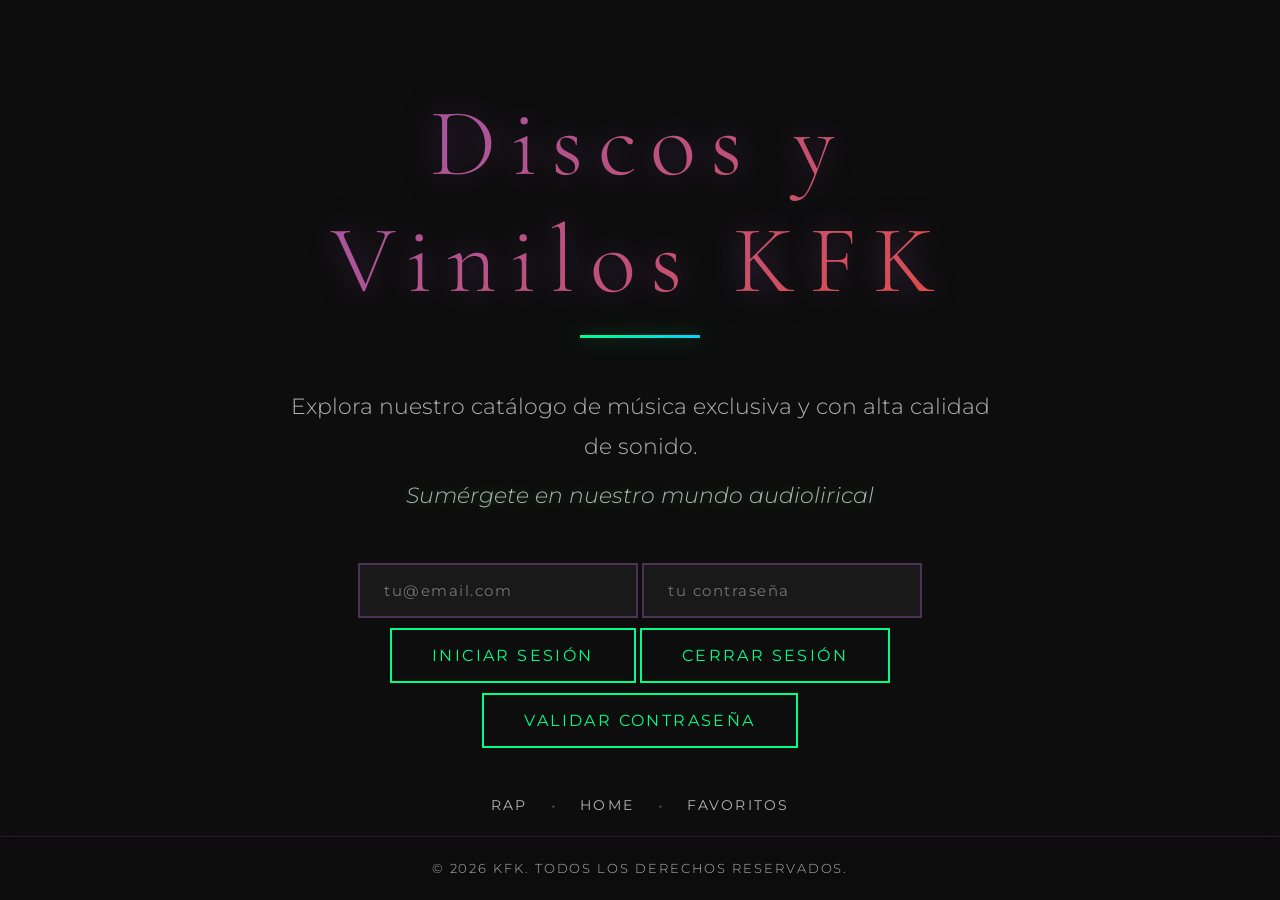
<file: index.html>
<!DOCTYPE html>
<html lang="es">
<head>
    <meta charset="UTF-8">
    <meta name="viewport" content="width=device-width, initial-scale=1.0">
    <title>KFK - Login</title>
    <link rel="icon" type="image/jpg" href="img/icon.png">
    <link rel="stylesheet" href="loginstyle.css">
    <link rel="preconnect" href="https://fonts.googleapis.com">
    <link rel="preconnect" href="https://fonts.gstatic.com" crossorigin>
    <link href="https://fonts.googleapis.com/css2?family=Cormorant+Garamond:wght@300;400;600&family=Montserrat:wght@200;300;400&display=swap" rel="stylesheet">
</head>
<body>
    <div class="grain"></div>
    
    <div class="container">
        <div class="content">
            <div class="logo-container">
                <h1 class="logo">Discos y Vinilos KFK</h1>
                <div class="logo-underline"></div>
            </div>
            
            <div class="description">
                <p>Explora nuestro catálogo de música exclusiva y con alta calidad de sonido.</p>
                <p class="tagline">Sumérgete en nuestro mundo audiolirical</p>
            </div>
            
            <div class="notify-section">
                <form id="loginForm" onsubmit="loginForm()">
                    <input type="email" id="emailInput" placeholder="tu@email.com" class="email-input" required>
                    <input type="password" id="passwordInput" placeholder="tu contraseña" class="password-input" required>
                    
                    <button class="notify-btn" id="loginForm" type="submit">Iniciar Sesión</button>
                    <button class="notify-btn" id="removeSesion" type="submit">Cerrar Sesión</button>
                    <button class="notify-btn" id="validateButton" type="button">Validar Contraseña</button>
                </form>
            </div>
            
            <div class="otras-web">
                <a href="rap.html">Rap</a>
                <span class="separator">•</span>
                <a href="home.html">Home</a>
                <span class="separator">•</span>
                <a href="favs.html">Favoritos</a>
            </div>
        </div>
    </div>
    
    <footer class="footer">
        <p>&copy; 2026 KFK. Todos los derechos reservados.</p>
    </footer>

    <script src="loginscript.js"></script>
</body>
</html>
</file>
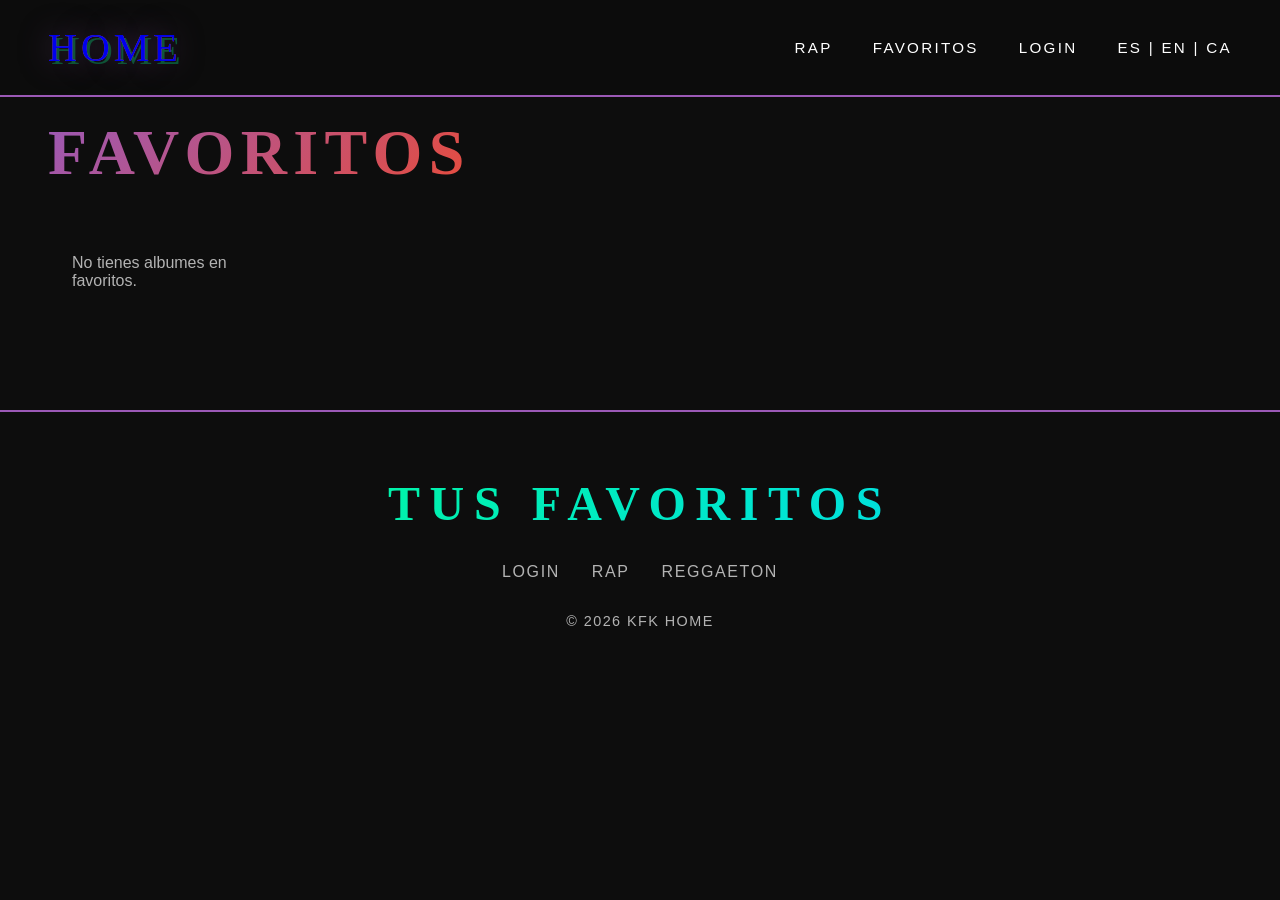
<file: favs.html>
<!DOCTYPE html>
<html lang="es">
<head>
    <meta charset="UTF-8">
    <meta name="viewport" content="width=device-width, initial-scale=1.0">
    <title>Favoritoish</title>
    <link rel="icon" type="image/jpg" href="img/icon.png">
    <link rel="stylesheet" href="home.css">
</head>
<body>
    <script defer src="favs.js"></script>
    <div class="grain"></div>

    <header class="header">
        <nav class="nav">
            <div class="logo-graffiti">
                <a class="logo-text" href="home.html">HOME</a>
                <a class="logo-text-shadow" href="home.html">HOME</a>
            </div>
            <ul class="nav-menu">
                <li><a href="rap.html">RAP</a></li>
                <li><a href="favs.html">FAVORITOS</a></li>
                <li><a href="index.html">LOGIN</a></li>
                <li><a href="nohacenada.html">ES | EN | CA</a></li>
            </ul>
            <div class="menu-toggle">
                <span></span>
                <span></span>
                <span></span>
            </div>
        </nav>
    </header>

        <section class="tracks" id="beats">
            <div class="section-header">
                <h2 class="section-title-favs">FAVORITOS</h2>
            </div>
            <div class="tracks-grid-favs"></div>
        </section>

        <footer class="footer">
        <div class="footer-content">
            <div class="footer-logo">TUS FAVORITOS</div>
            <div class="social-links">
                <a href="index.html" class="social-icon">LOGIN</a>
                <a href="rap.html" class="social-icon">RAP</a>
                <a href="reggaeton.html" class="social-icon">REGGAETON</a>
            </div>
            <p class="copyright">© 2026 KFK HOME</p>
        </div>
    </footer>
</body>
</html>
</file>
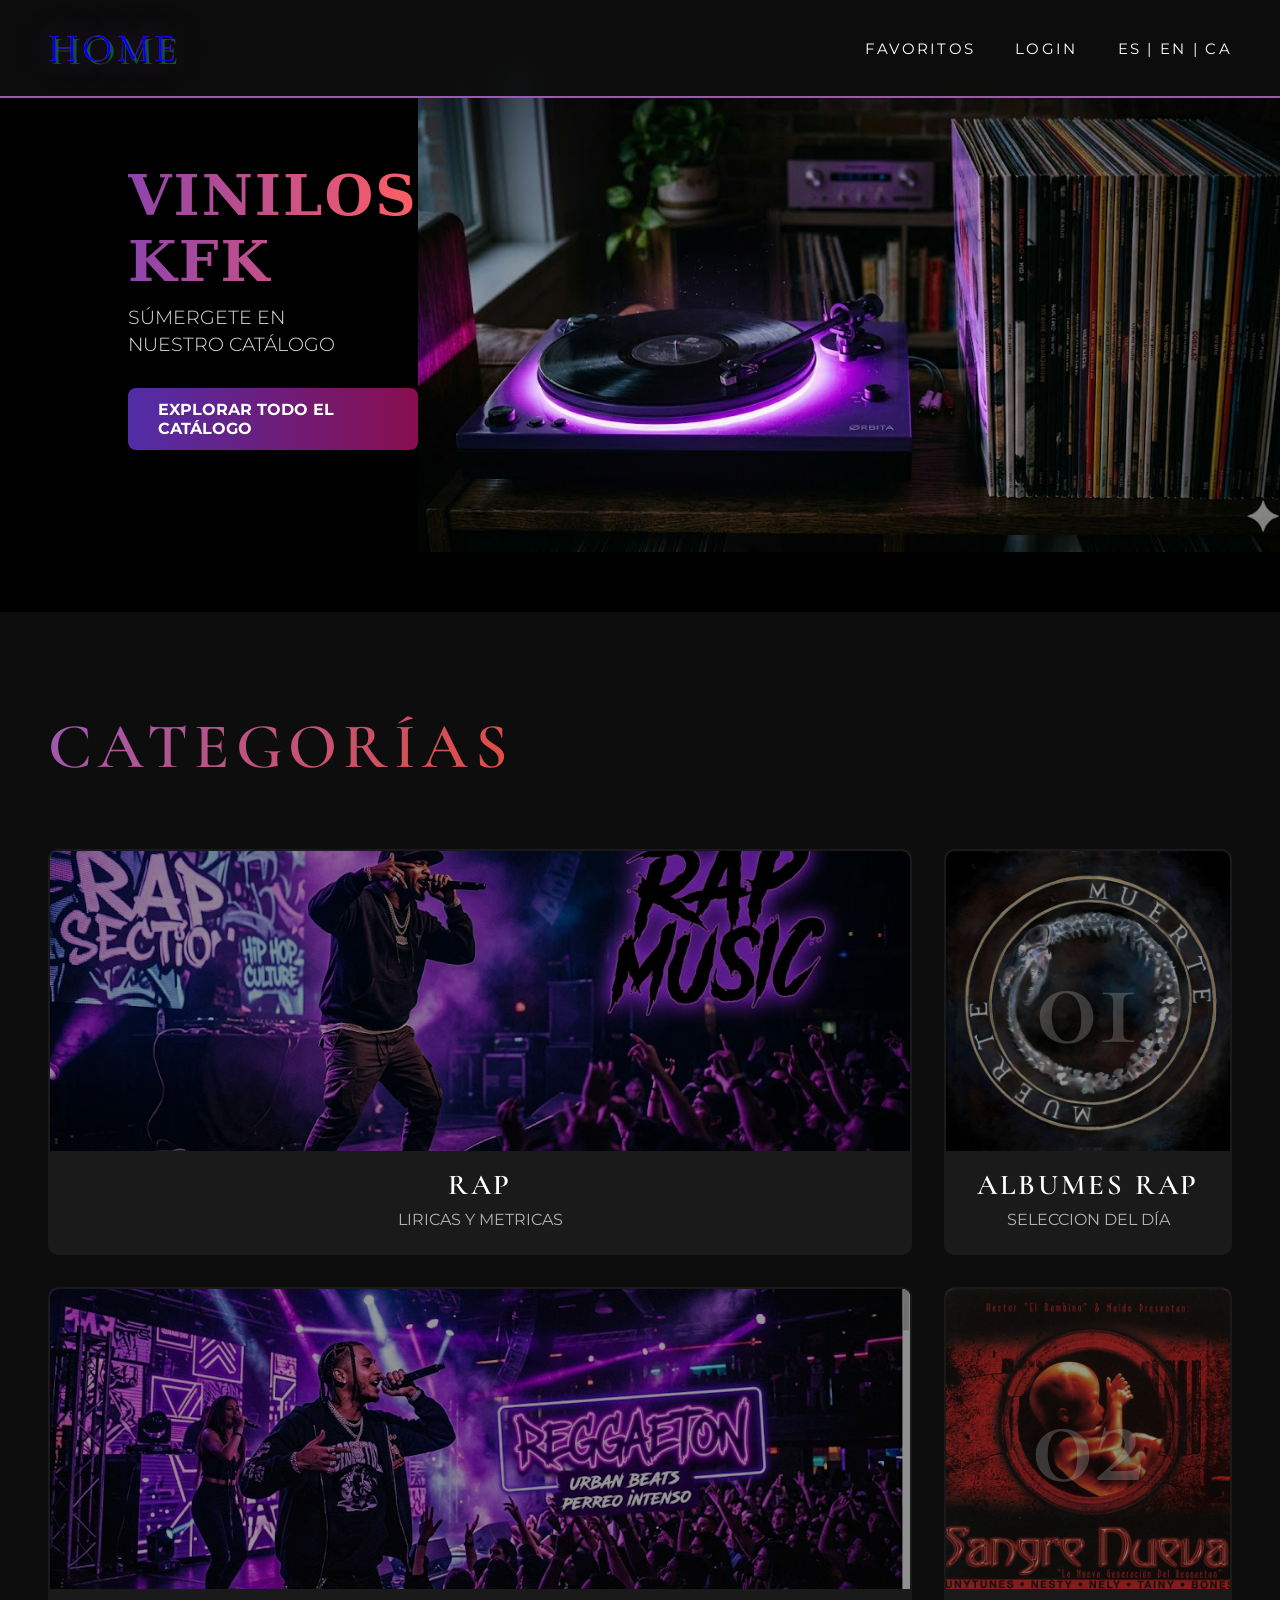
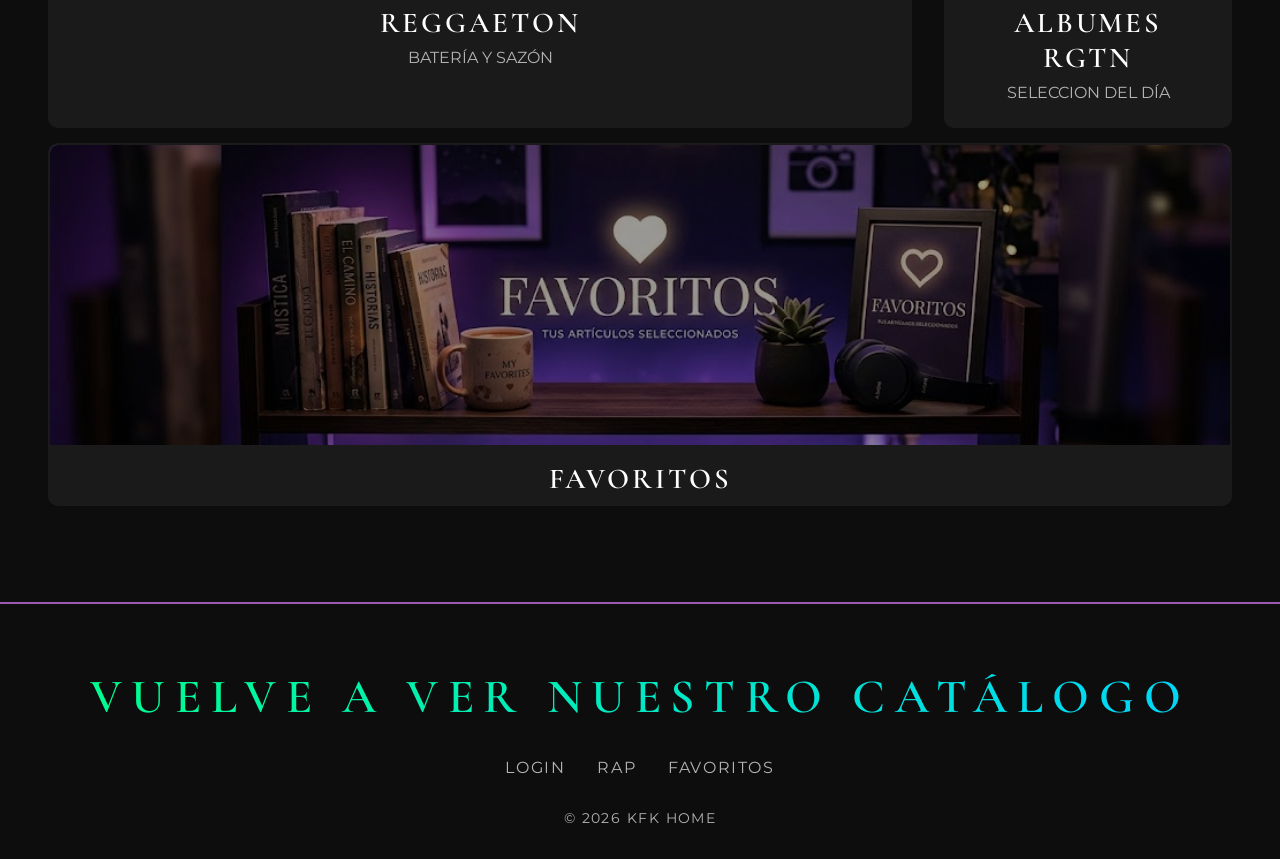
<file: home.html>
<!DOCTYPE html>
<html lang="es">
<head>
    <meta charset="UTF-8">
    <meta name="viewport" content="width=device-width, initial-scale=1.0">
    <title>Home</title>
    <link rel="icon" type="image/jpg" href="img/icon.png">
    <link rel="stylesheet" href="home.css">
    <link rel="preconnect" href="https://fonts.googleapis.com">
    <link rel="preconnect" href="https://fonts.gstatic.com" crossorigin>
    <link rel="icon" href="/img/cd.jpg">
    <link href="https://fonts.googleapis.com/css2?family=Cormorant+Garamond:wght@300;400;600&family=Montserrat:wght@200;300;400&display=swap" rel="stylesheet">
</head>
<body>
    <script defer src="scripthome.js"></script>
    <div class="grain"></div>

    <header class="header">
        <nav class="nav">
            <div class="logo-graffiti">
                <a class="logo-text" href="home.html">HOME</a>
                <a class="logo-text-shadow" href="home.html">HOME</a>
            </div>
            <ul class="nav-menu">
                <li><a href="favs.html">FAVORITOS</a></li>
                <li><a href="index.html">LOGIN</a></li>
                <li><a href="nohacenada.html">ES | EN | CA</a></li>
            </ul>
            <div class="menu-toggle">
                <span></span>
                <span></span>
                <span></span>
            </div>
        </nav>
    </header>

    <section class="hero-vinyl">
        <div class="hero-content">
            <h1 class="hero-title">VINILOS <br> KFK</h1>
            <p class="hero-subtitle">SÚMERGETE EN <br> NUESTRO CATÁLOGO</p>
            <a href="index.html" class="hero-button">EXPLORAR TODO EL CATÁLOGO</a>
        </div>
        <div class="hero-image">
            <img src="img/vinilo-home.jpg">
        </div>
    </section>
    
    <section class="tracks" id="beats">
        <div class="section-header">
            <h2 class="section-title">CATEGORÍAS</h2>
        </div>
        
        <div class="tracks-grid">
            <div class="track-card">
                <div class="track-cover">
                    <div class="play-overlay" style="background-image: url('img/rap_horizontal.jpg');"></div>
                </div>
                <h3 class="track-name">RAP</h3>
                <p class="track-info">LIRICAS Y METRICAS</p>
            </div>
            
            <div class="track-card">
                <div class="track-cover">
                    <div class="play-overlay" style="background-image: url('img/muerte.jpg')">
                        <span class="play-icon">▶</span>
                    </div>
                    <div class="track-number">01</div>
                </div>
                <h3 class="track-name">ALBUMES RAP</h3>
                <p class="track-info">SELECCION DEL DÍA</p>
            </div>
            
            <div class="track-card">
                <div class="track-cover">
                    <div class="play-overlay" style="background-image: url('img/reggaeton_horizontal.jpg');">
                    </div>
                </div>
                <h3 class="track-name">REGGAETON</h3>
                <p class="track-info">BATERÍA Y SAZÓN</p>
            </div>

            <div class="track-card">
                <div class="track-cover">
                    <div class="play-overlay" style="background-image: url('img/sangre-nueva.jpg')">
                        <span class="play-icon">▶</span>
                    </div>
                    <div class="track-number">02</div>
                </div>
                <h3 class="track-name">ALBUMES RGTN</h3>
                <p class="track-info">SELECCION DEL DÍA</p>
            </div>
        </div>
        <div class="tracks-grid-2">
            
            <div class="track-card">
                <div class="track-cover">
                    <div class="play-overlay" style="background-image: url(img/favs.jpg)">
                    </div>
                </div>
                <h3 class="track-name">FAVORITOS</h3>
            </div>
        </div>
    </section>

    <footer class="footer">
        <div class="footer-content">
            <div class="footer-logo">VUELVE A VER NUESTRO CATÁLOGO</div>
            <div class="social-links">
                <a href="index.html" class="social-icon">LOGIN</a>
                <a href="rap.html" class="social-icon">RAP</a>
                <a href="favs.html" class="social-icon">FAVORITOS</a>
            </div>
            <p class="copyright">© 2026 KFK HOME</p>
        </div>
    </footer>
</body>
</html>
</file>
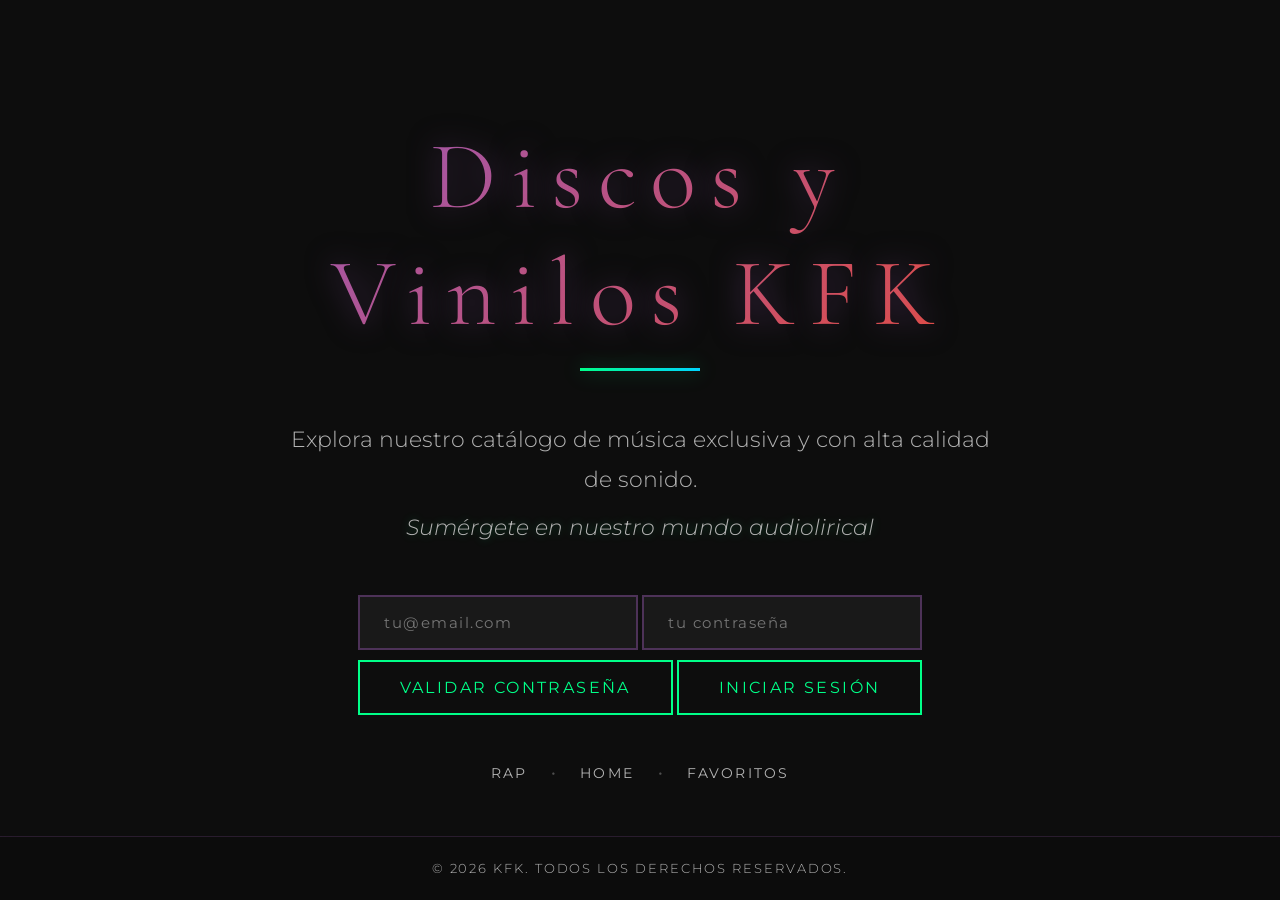
<file: login.html>
<!DOCTYPE html>
<html lang="es">
<head>
    <meta charset="UTF-8">
    <meta name="viewport" content="width=device-width, initial-scale=1.0">
    <title>KFK - Login</title>
    <link rel="icon" type="image/jpg" href="img/icon.png">
    <link rel="stylesheet" href="loginstyle.css">
    <link rel="preconnect" href="https://fonts.googleapis.com">
    <link rel="preconnect" href="https://fonts.gstatic.com" crossorigin>
    <link href="https://fonts.googleapis.com/css2?family=Cormorant+Garamond:wght@300;400;600&family=Montserrat:wght@200;300;400&display=swap" rel="stylesheet">
</head>
<body>
    <div class="grain"></div>
    
    <div class="container">
        <div class="content">
            <div class="logo-container">
                <h1 class="logo">Discos y Vinilos KFK</h1>
                <div class="logo-underline"></div>
            </div>
            
            <div class="description">
                <p>Explora nuestro catálogo de música exclusiva y con alta calidad de sonido.</p>
                <p class="tagline">Sumérgete en nuestro mundo audiolirical</p>
            </div>
            
            <div class="notify-section">
                <form id="loginForm">
                    <input type="email" id="emailInput" placeholder="tu@email.com" class="email-input" required>
                    <input type="password" id="passwordInput" placeholder="tu contraseña" class="password-input" required>
                    
                    <button class="notify-btn" id="validateButton" type="button">Validar Contraseña</button>
                    <button class="notify-btn" type="submit">Iniciar Sesión</button>
                </form>
            </div>
            
            <div class="otras-web">
                <a href="rap.html">Rap</a>
                <span class="separator">•</span>
                <a href="home.html">Home</a>
                <span class="separator">•</span>
                <a href="favs.html">Favoritos</a>
            </div>
        </div>
    </div>
    
    <footer class="footer">
        <p>&copy; 2026 KFK. Todos los derechos reservados.</p>
    </footer>

    <script src="loginscript.js"></script>
</body>
</html>
</file>
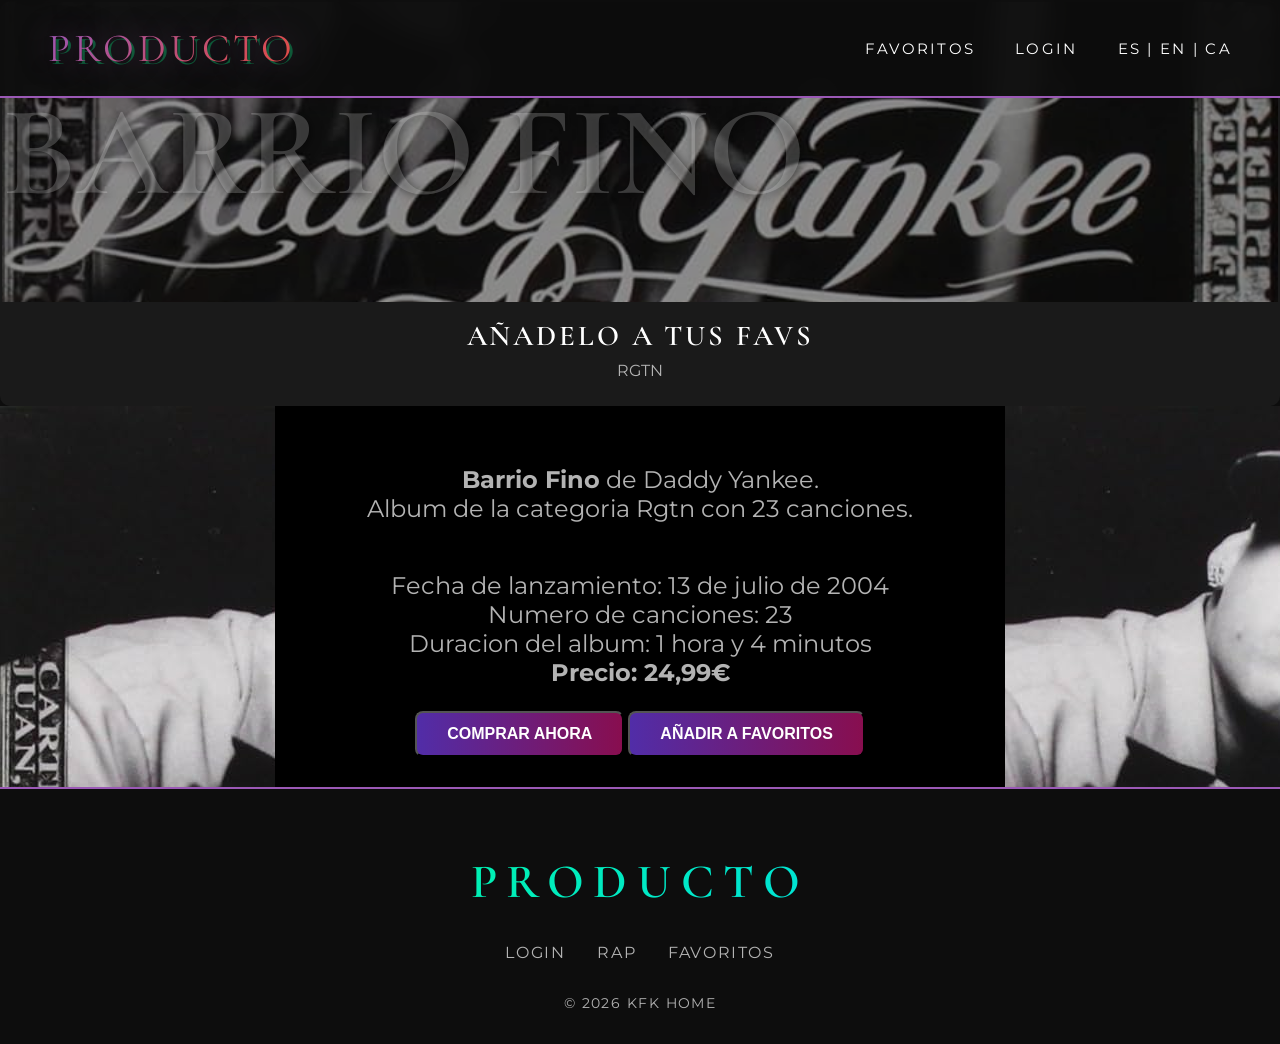
<file: producto.html>
<!DOCTYPE html>
<html lang="es">
<head>
    <meta charset="UTF-8">
    <meta name="viewport" content="width=device-width, initial-scale=1.0">
    <title>Producto</title>
    <link rel="icon" type="image/jpg" href="img/icon.png">
    <link rel="stylesheet" href="producto.css">
    <link rel="icon" href="/img/muerte.jpg">
    <link href="https://fonts.googleapis.com/css2?family=Cormorant+Garamond:wght@300;400;600&family=Montserrat:wght@200;300;400&display=swap" rel="stylesheet">
</head>
<body>
    <script defer src="producto.js"></script>
    <div class="grain"></div>

    <header class="header">
        <nav class="nav">
            <div class="logo-graffiti">
                <a class="logo-text" href="home.html">PRODUCTO</a>
                <a class="logo-text-shadow" href="home.html">PRODUCTO</a>
            </div>
            <ul class="nav-menu">
                <li><a href="favs.html">FAVORITOS</a></li>
                <li><a href="index.html">LOGIN</a></li>
                <li><a href="nohacenada.html">ES | EN | CA</a></li>
            </ul>
            <div class="menu-toggle">
                <span></span>
                <span></span>
                <span></span>
            </div>
        </nav>
    </header>
    <section>
        <div class="track-card">
                <div class="track-cover">
                    <div class="play-overlay" style="background-image: url('img/muerte.jpg')">
                    </div>
                    <div class="track-number">MUERTE</div>
                </div>
                <h3 class="track-name">AÑADELO A TUS FAVS</h3>
                <p class="track-info">ALBUMES</p>
            </div>
    </section>
    <div style="background-image: url('img/muerte.jpg')">
        <section class="product-card">
            <div class="paragraf-text">
                <p class="track-info">
                    Titulo: Muerte <br>
                    Artista: Canserbero <br>
                    Nº de Tracks: 14 <br>
                    Año de Lanzamiento: 2012 <br>
                    Duracion del Album: 1 hora y 10 minutos <br>
                    <strong> Precio: 24.99€ </strong>
                </p>
                <h3 class="track-name">Tracklist</h3>
                <p class="tracklist">
                    1.	C'est la mort	7:39 <br>
                    2.	Es épico	6:02 <br>
                    3.	Ser vero	3:38 <br>
                    4.	En el valle de las sombras	5:40 <br>
                    5.	Maquiavélico	4:44 <br>
                    6.	Mundo de Piedra	4:44 <br>
                    7.	Sin Mercy	3:22 <br>
                    8.	Un día en el Barrio	6:19 <br> 
                    9.	Llovía	4:52 <br>
                    10.	Y en un Espejo vi	4:18 <br>
                    11.	La hora del Juicio	3:52 <br>
                    12.	El Primer Trago	6:22 <br>
                    13.	De mi Muerte	3:41 <br>
                    14.	Jeremías 17:5 - Bonus Track    5:27
                </p>
                <div align="center">
                    <button class="hero-button" align="center">COMPRAR AHORA</button>
                    <button class="hero-button" align="center" onclick="addToFavorites()">AÑADIR A FAVORITOS</button>
                </div>
            </div>
        </section>
    </div>

    <footer class="footer">
        <div class="footer-content">
            <div class="footer-logo">PRODUCTO</div>
            <div class="social-links">
                <a href="index.html" class="social-icon">LOGIN</a>
                <a href="rap.html" class="social-icon">RAP</a>
                <a href="favs.html" class="social-icon">FAVORITOS</a>
            </div>
            <p class="copyright">© 2026 KFK HOME</p>
        </div>
    </footer>
    
</body>
</html>
</file>
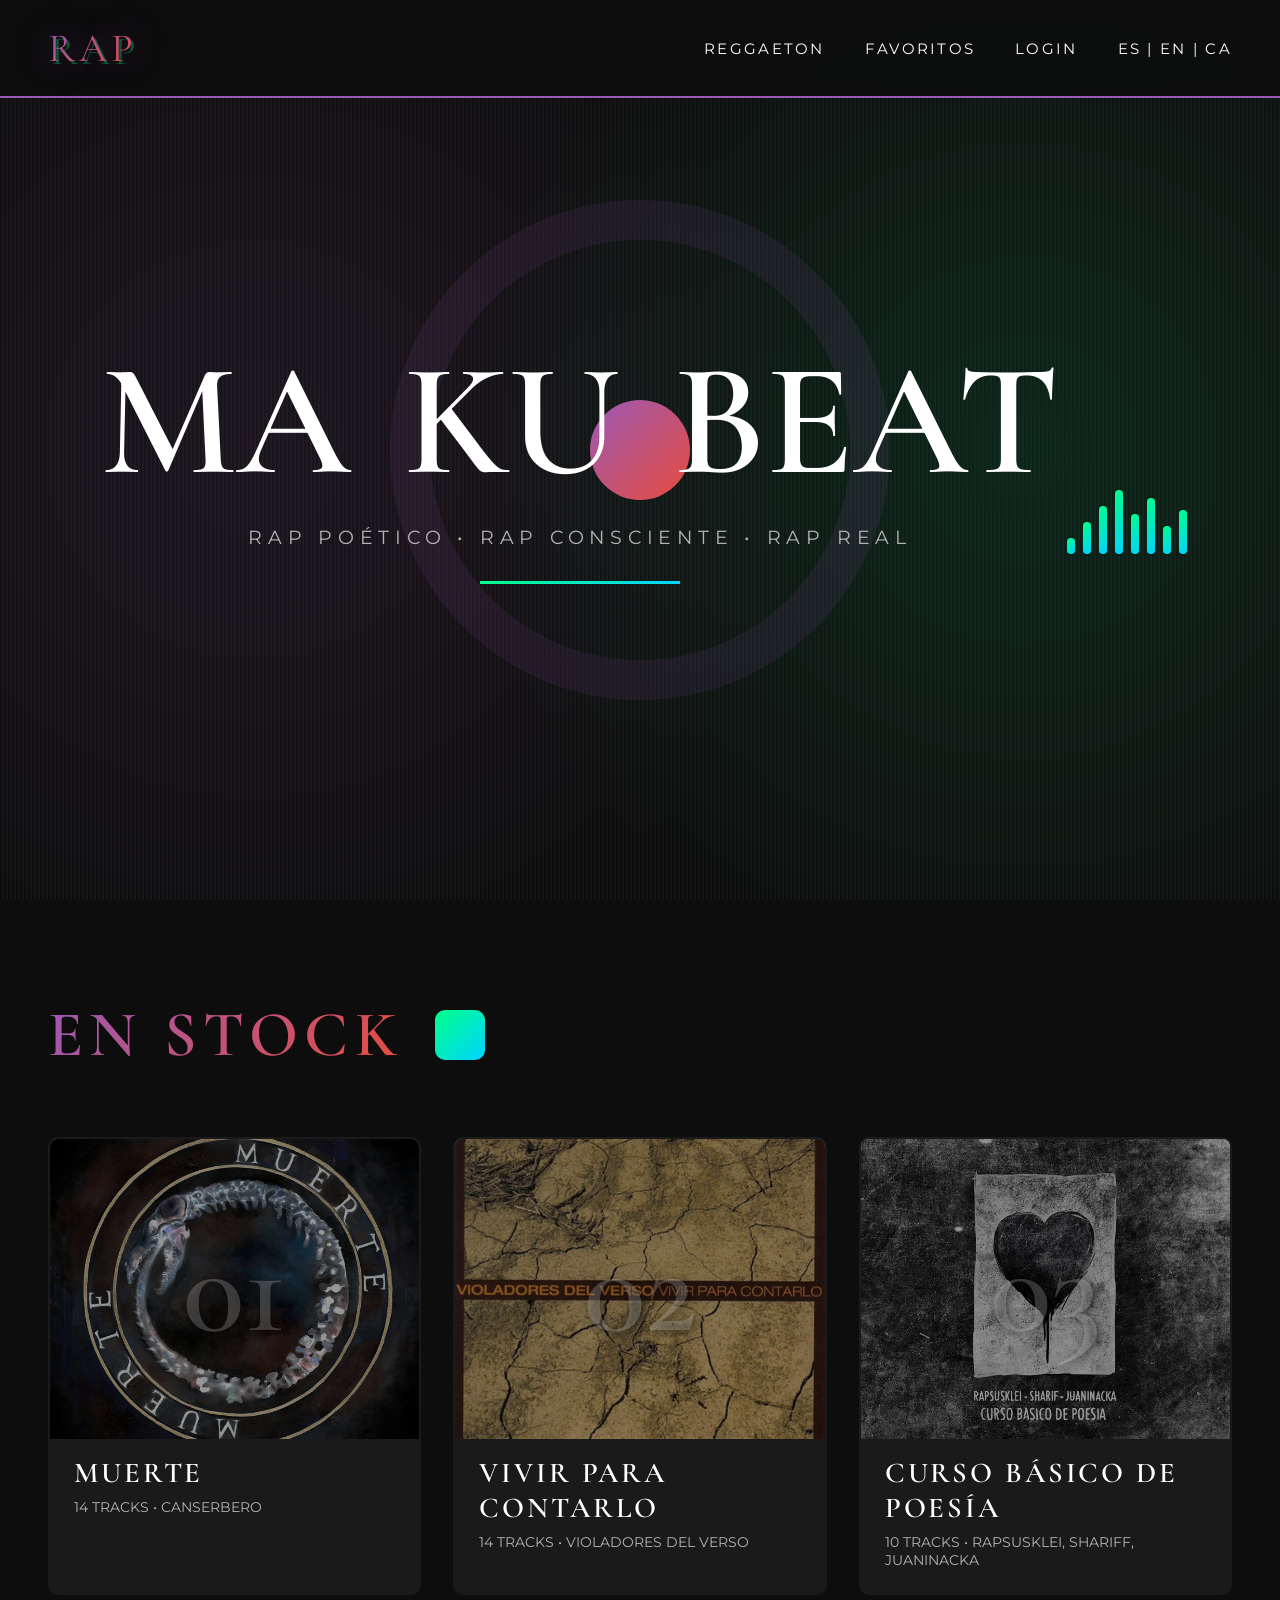
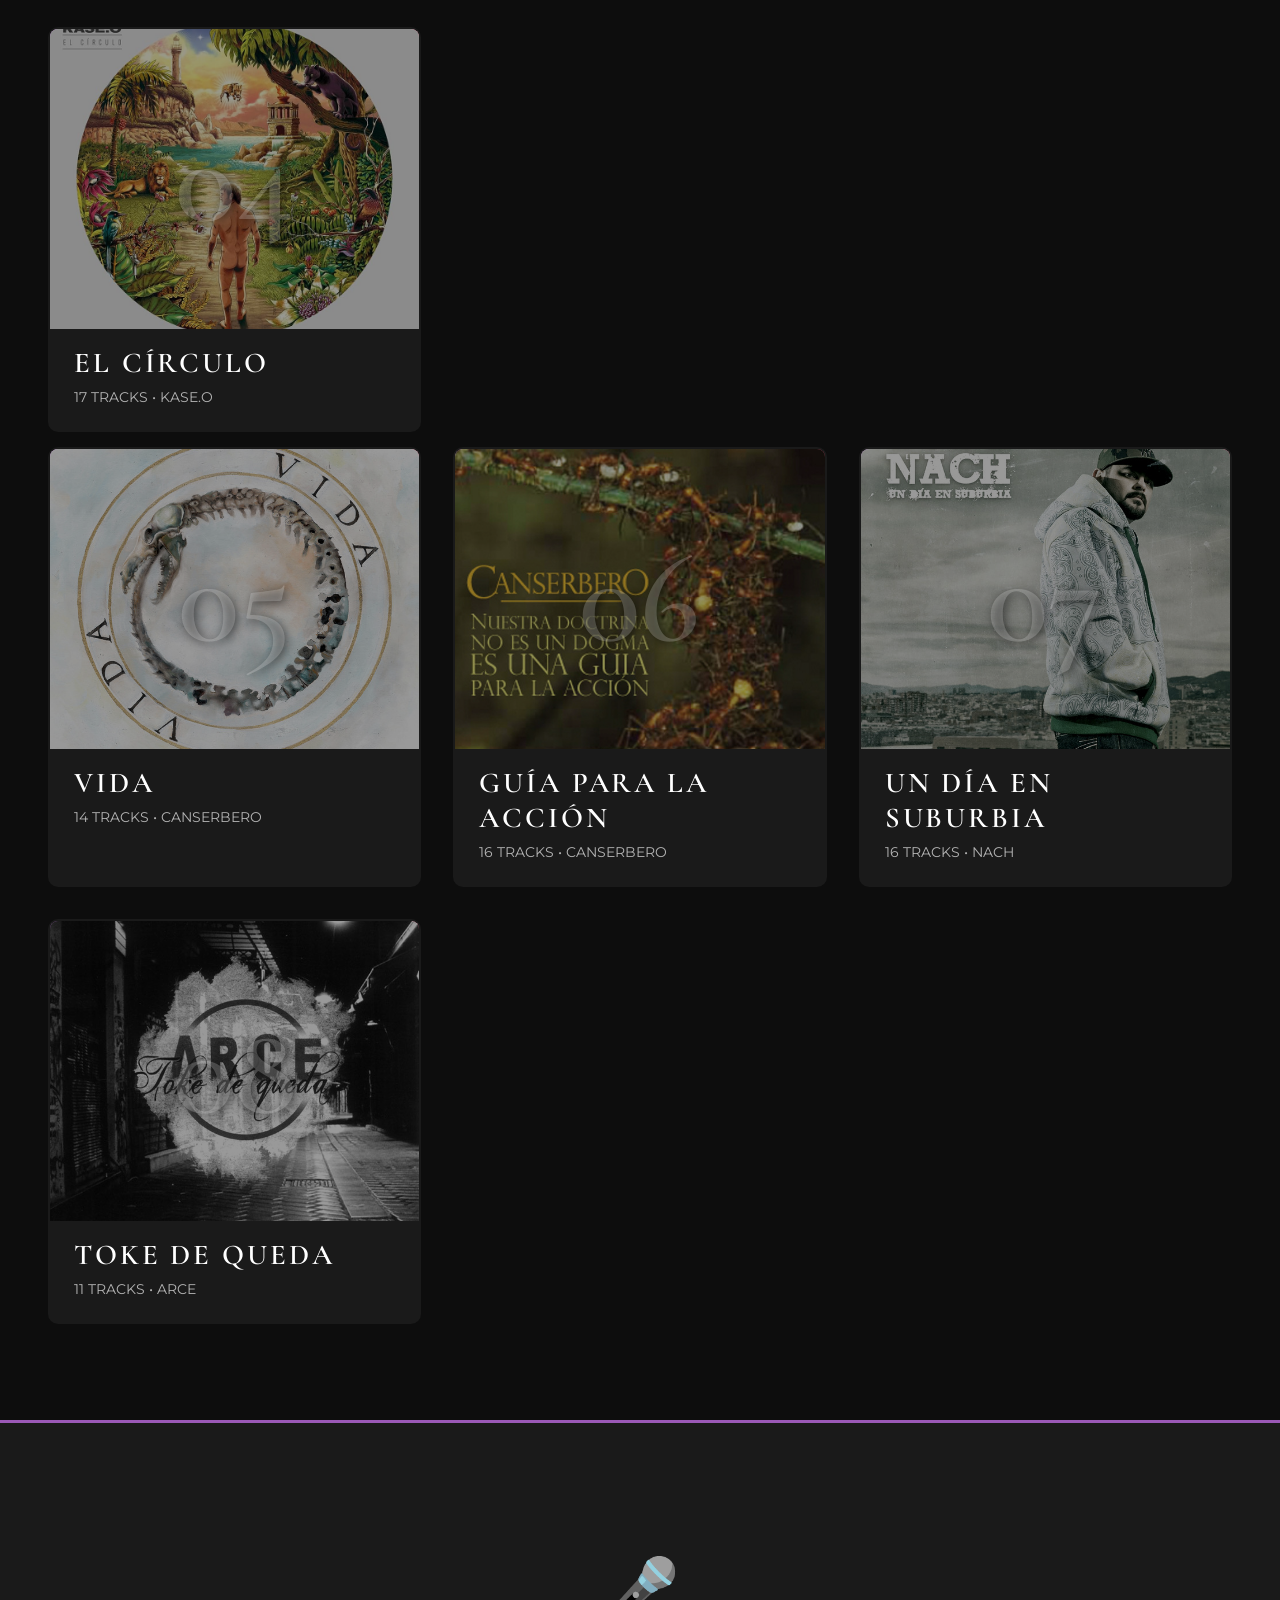
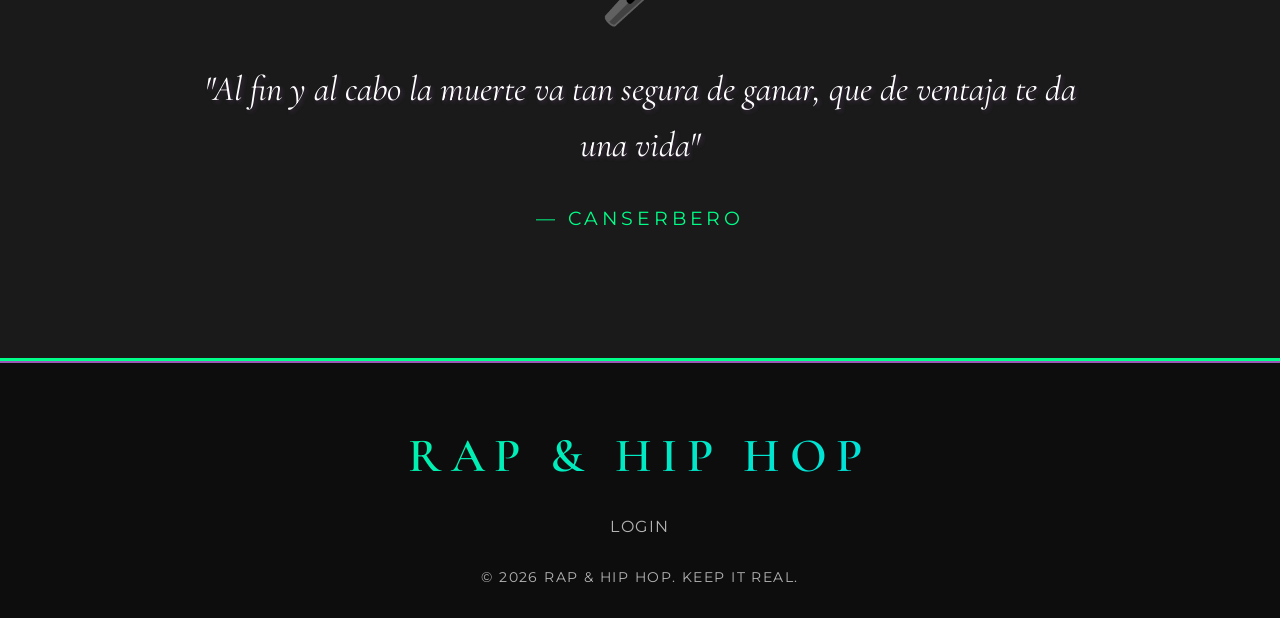
<file: rap.html>
<!DOCTYPE html>
<html lang="es">
<head>
    <meta charset="UTF-8">
    <meta name="viewport" content="width=device-width, initial-scale=1.0">
    <title>Rap & Hip Hop</title>
    <link rel="icon" type="image/jpg" href="img/icon.png">
    <link rel="stylesheet" href="rapstyles.css">
    <link rel="icon" href="/img/muerte.jpg">
    <link href="https://fonts.googleapis.com/css2?family=Cormorant+Garamond:wght@300;400;600&family=Montserrat:wght@200;300;400&display=swap" rel="stylesheet">
</head>
<body>
    
    <script defer src="rapscript.js"></script>

    <div class="boombox-bg"></div>
    
    <div class="graffiti-overlay"></div>
    
    <header class="header">
        <nav class="nav">
            <div class="logo-graffiti">
                <a class="logo-text" href="home.html">RAP</a>
                <a class="logo-text-shadow" href="home.html">RAP</a>
            </div>
            <ul class="nav-menu">
                <li><a href="reggaeton.html">REGGAETON</a></li>
                <li><a href="favs.html">FAVORITOS</a></li>
                <li><a href="index.html">LOGIN</a></li>
                <li><a href="nohacenada.html">ES | EN | CA</a></li>
            </ul>
            <div class="menu-toggle">
                <span></span>
                <span></span>
                <span></span>
            </div>
        </nav>
    </header>

    <!-- esta seccion la hizo la ia porque queria hacer algo asi cuando entre -->
    <section class="hero">
        <div class="vinyl-spinner"></div>
        <div class="hero-content">
            <h1 class="hero-title">
                <span class="word" data-text="DROP">MA</span>
                <span class="word" data-text="THE">KU</span>
                <span class="word" data-text="BEAT">BEAT</span>
            </h1>
            <p class="hero-subtitle">RAP POÉTICO • RAP CONSCIENTE • RAP REAL</p>
            <div class="tape-line"></div>
        </div>

        <div class="equalizer">
            <div class="bar"></div>
            <div class="bar"></div>
            <div class="bar"></div>
            <div class="bar"></div>
            <div class="bar"></div>
            <div class="bar"></div>
            <div class="bar"></div>
            <div class="bar"></div>
        </div>
    </section>

    <section class="tracks" id="beats">
        <div class="section-header">
            <h2 class="section-title">EN STOCK</h2>
            <!-- hecho con ia, le dije que me hiciera un icono de cargando para mi pagina de musica -->
            <div class="spray-can"></div>
        </div>
        
        <div class="tracks-grid">
            <div class="track-card">
                <div class="track-cover">
                    <div class="play-overlay" style="background-image: url('img/muerte.jpg')">
                        <span class="play-icon">▶</span>
                    </div>
                    <div class="track-number">01</div>
                </div>
                <h3 class="track-name">MUERTE</h3>
                <p class="track-info">14 TRACKS • CANSERBERO</p>
            </div>
            
            <div class="track-card">
                <div class="track-cover">
                    <div class="play-overlay" style="background-image: url('img/vpc.jpg')">
                        <span class="play-icon">▶</span>
                    </div>
                    <div class="track-number">02</div>
                </div>
                <h3 class="track-name">VIVIR PARA CONTARLO</h3>
                <p class="track-info">14 TRACKS • VIOLADORES DEL VERSO</p>
            </div>
            
            <div class="track-card">
                <div class="track-cover">
                    <div class="play-overlay" style="background-image: url('img/curso-basico-de-poesia.jpg')">
                        <span class="play-icon">▶</span>
                    </div>
                    <div class="track-number">03</div>
                </div>
                <h3 class="track-name">CURSO BÁSICO DE POESÍA</h3>
                <p class="track-info">10 TRACKS • RAPSUSKLEI, SHARIFF, JUANINACKA</p>
            </div>

            <div class="track-card">
                <div class="track-cover">
                    <div class="play-overlay" style="background-image: url('img/el-circulo.jpg')">
                        <span class="play-icon">▶</span>
                    </div>
                    <div class="track-number">04</div>
                </div>
                <h3 class="track-name">EL CÍRCULO</h3>
                <p class="track-info">17 TRACKS • KASE.O</p>
            </div>
        </div>
        <div class="tracks-grid-2">
            <div class="track-card">
                <div class="track-cover">
                    <div class="play-overlay" style="background-image: url('img/vida.jpg')">
                        <span class="play-icon">▶</span>
                    </div>
                    <div class="track-number">05</div>
                </div>
                <h3 class="track-name">VIDA</h3>
                <p class="track-info">14 TRACKS • CANSERBERO</p>
            </div>
            <div class="track-card">
                <div class="track-cover">
                    <div class="play-overlay" style="background-image: url('img/guia-para-la-accion.jpg')">
                        <span class="play-icon">▶</span>
                    </div>
                    <div class="track-number">06</div>
                </div>
                <h3 class="track-name">GUÍA PARA LA ACCIÓN</h3>
                <p class="track-info">16 TRACKS • CANSERBERO</p>
            </div>
            <div class="track-card">
                <div class="track-cover">
                    <div class="play-overlay" style="background-image: url('img/suburbia.jpg')">
                        <span class="play-icon">▶</span>
                    </div>
                    <div class="track-number">07</div>
                </div>
                <h3 class="track-name">UN DÍA EN SUBURBIA</h3>
                <p class="track-info">16 TRACKS • NACH</p>
            </div>
            <div class="track-card">
                <div class="track-cover">
                    <div class="play-overlay" style="background-image: url('img/toke-de-queda.jpg')">
                        <span class="play-icon">▶</span>
                    </div>
                    <div class="track-number">08</div>
                </div>
                <h3 class="track-name">TOKE DE QUEDA</h3>
                <p class="track-info">11 TRACKS • ARCE</p>
            </div>
        </div>
    </section>

    <section class="lyrics" id="lyrics">
        <div class="lyrics-container">
            <div class="mic-icon">🎤</div>
            <blockquote class="lyric-quote">
                "Al fin y al cabo la muerte va tan segura de ganar,
                que de ventaja te da una vida"
            </blockquote>
            <p class="lyric-author">— CANSERBERO</p>
        </div>
    </section>

    <footer class="footer">
        <div class="footer-content">
            <div class="footer-logo">RAP & HIP HOP</div>
            <div class="social-links">
                <a href="index.html" class="social-icon">LOGIN</a>
            </div>
            <p class="copyright">© 2026 RAP & HIP HOP. KEEP IT REAL.</p>
        </div>
    </footer>
</body>
</html>
</file>
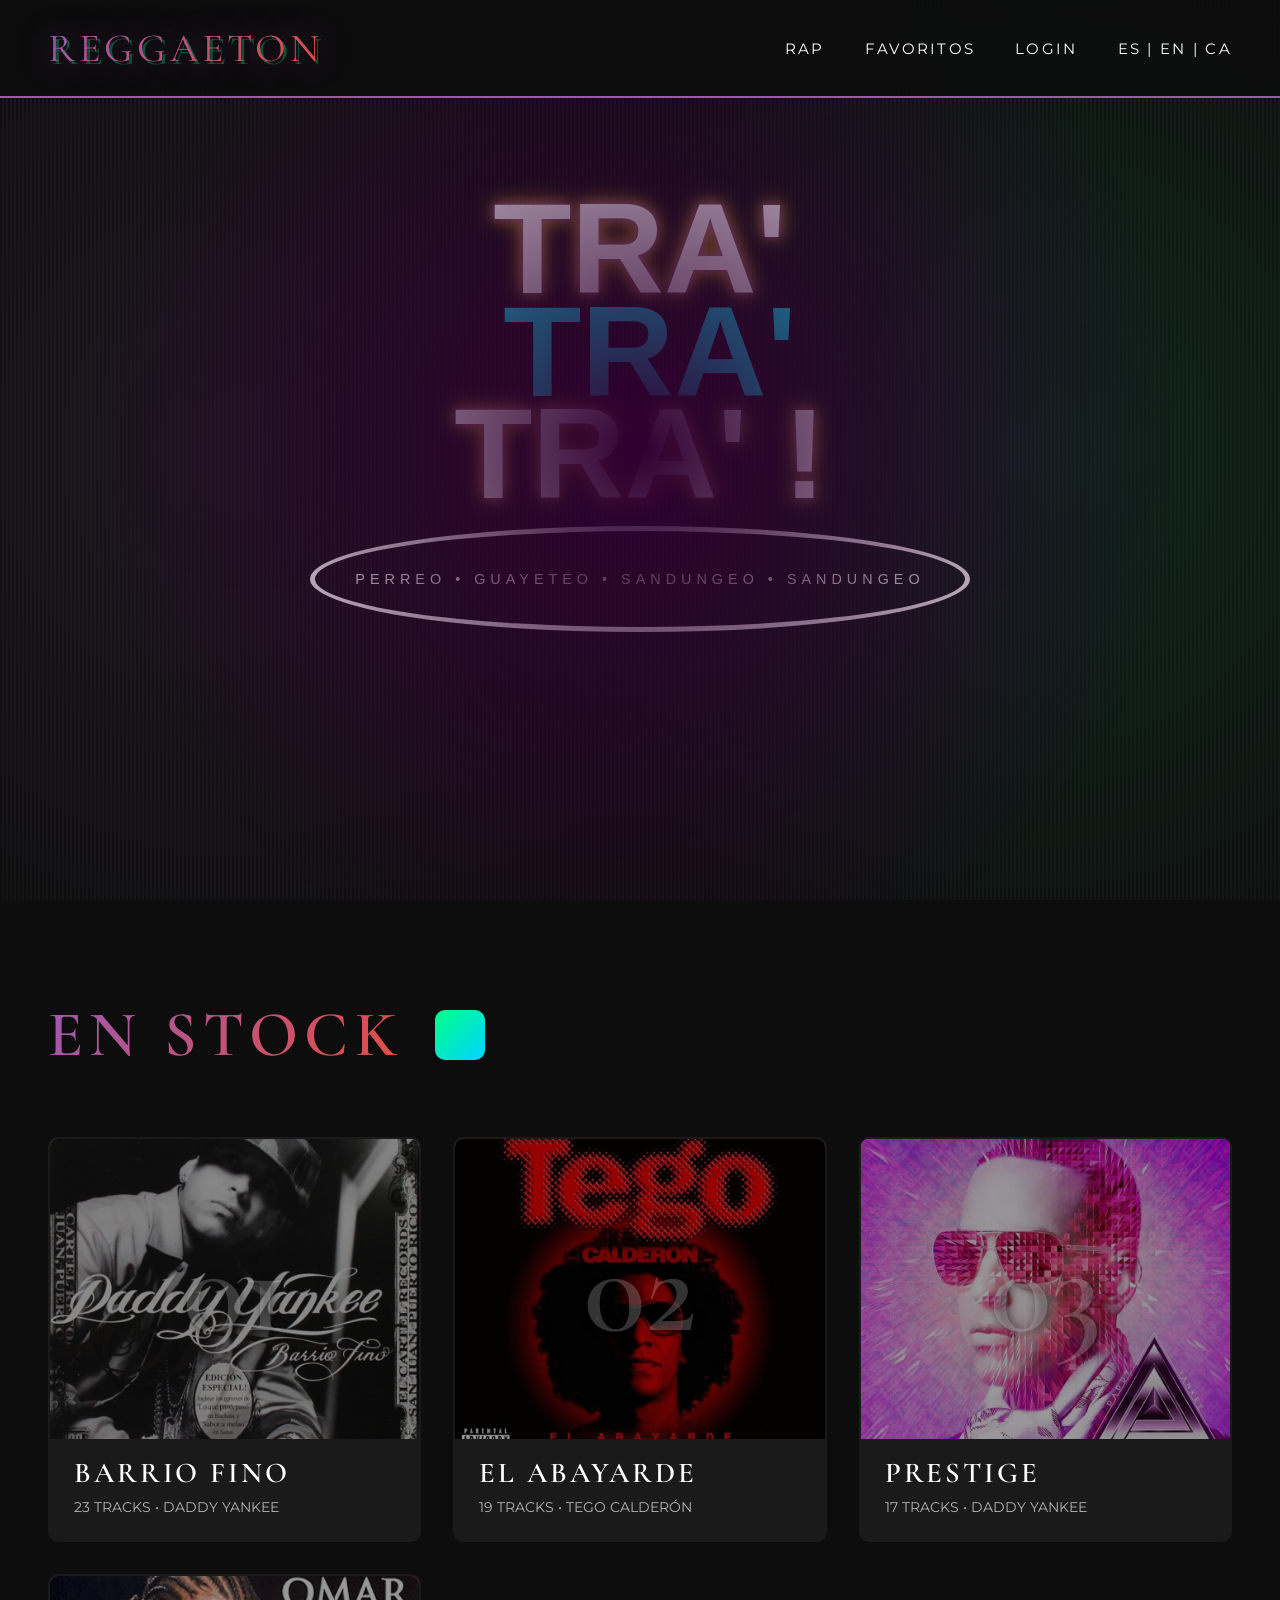
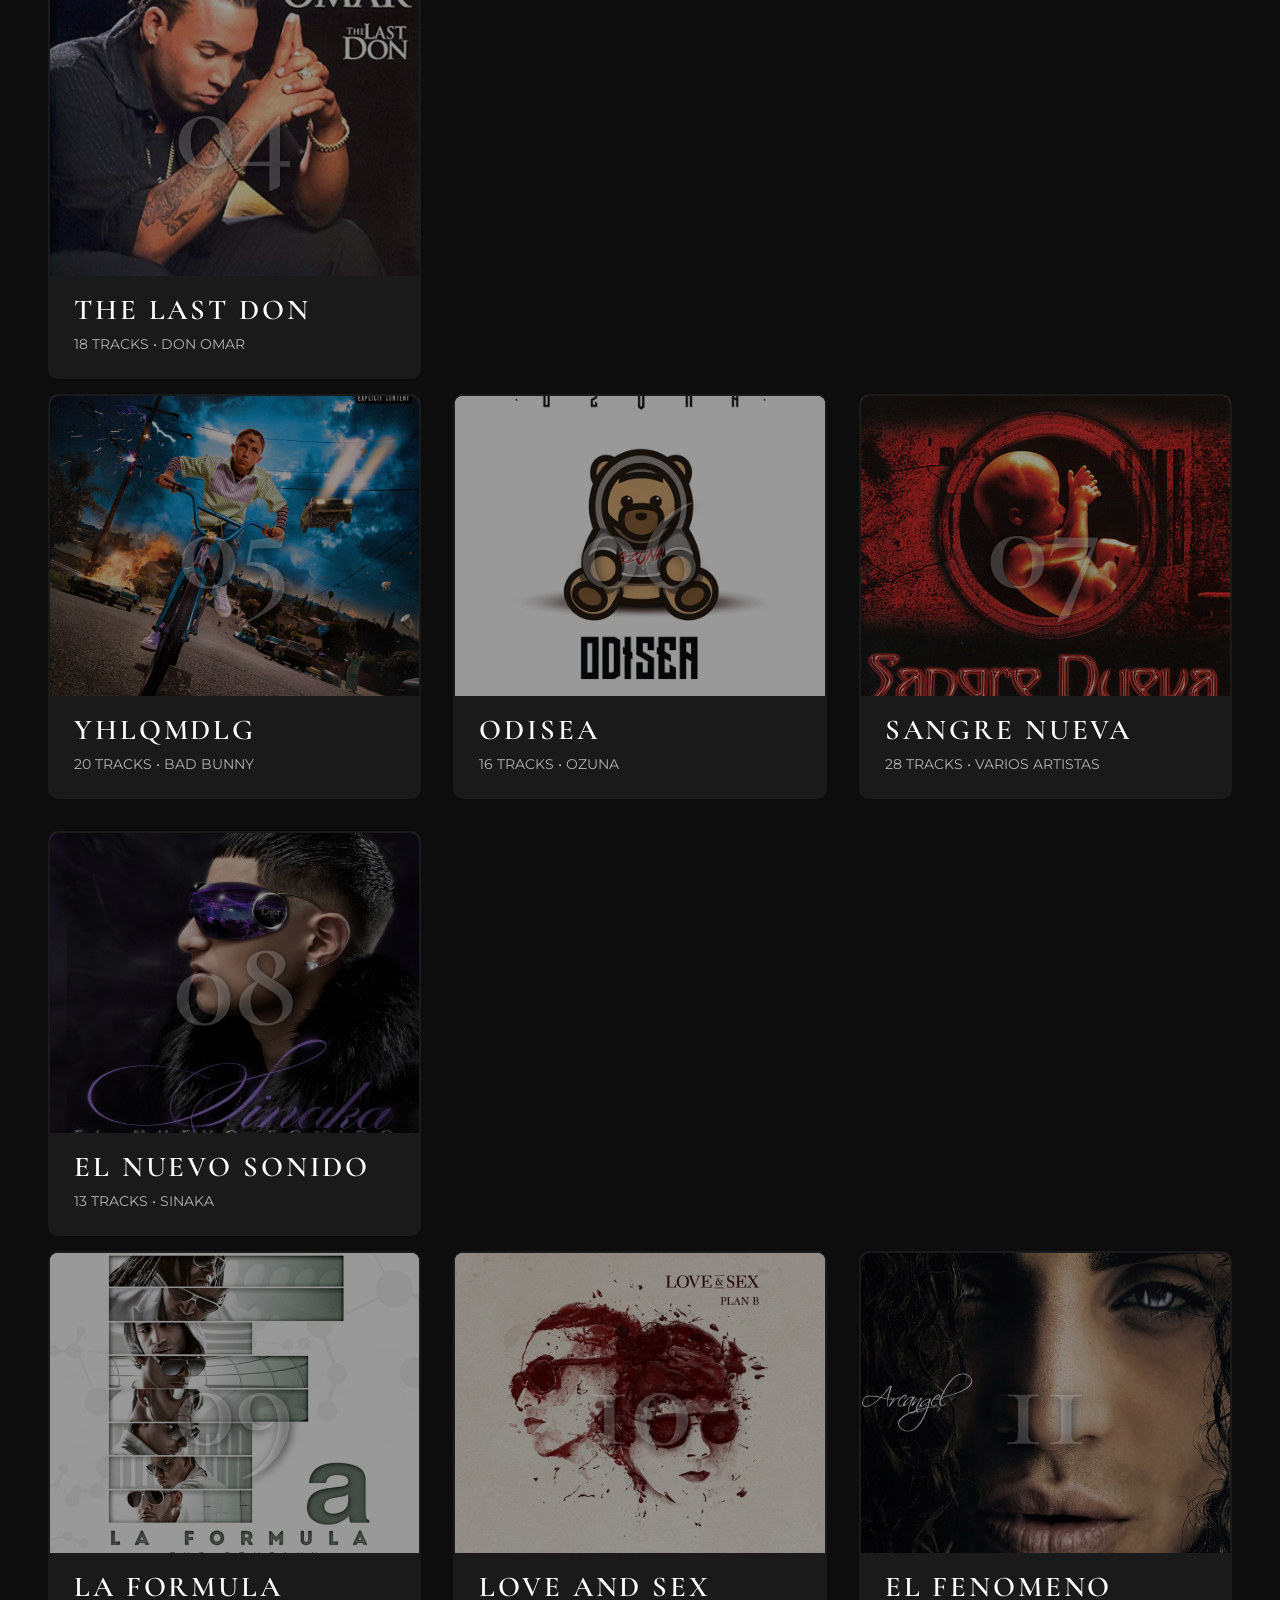
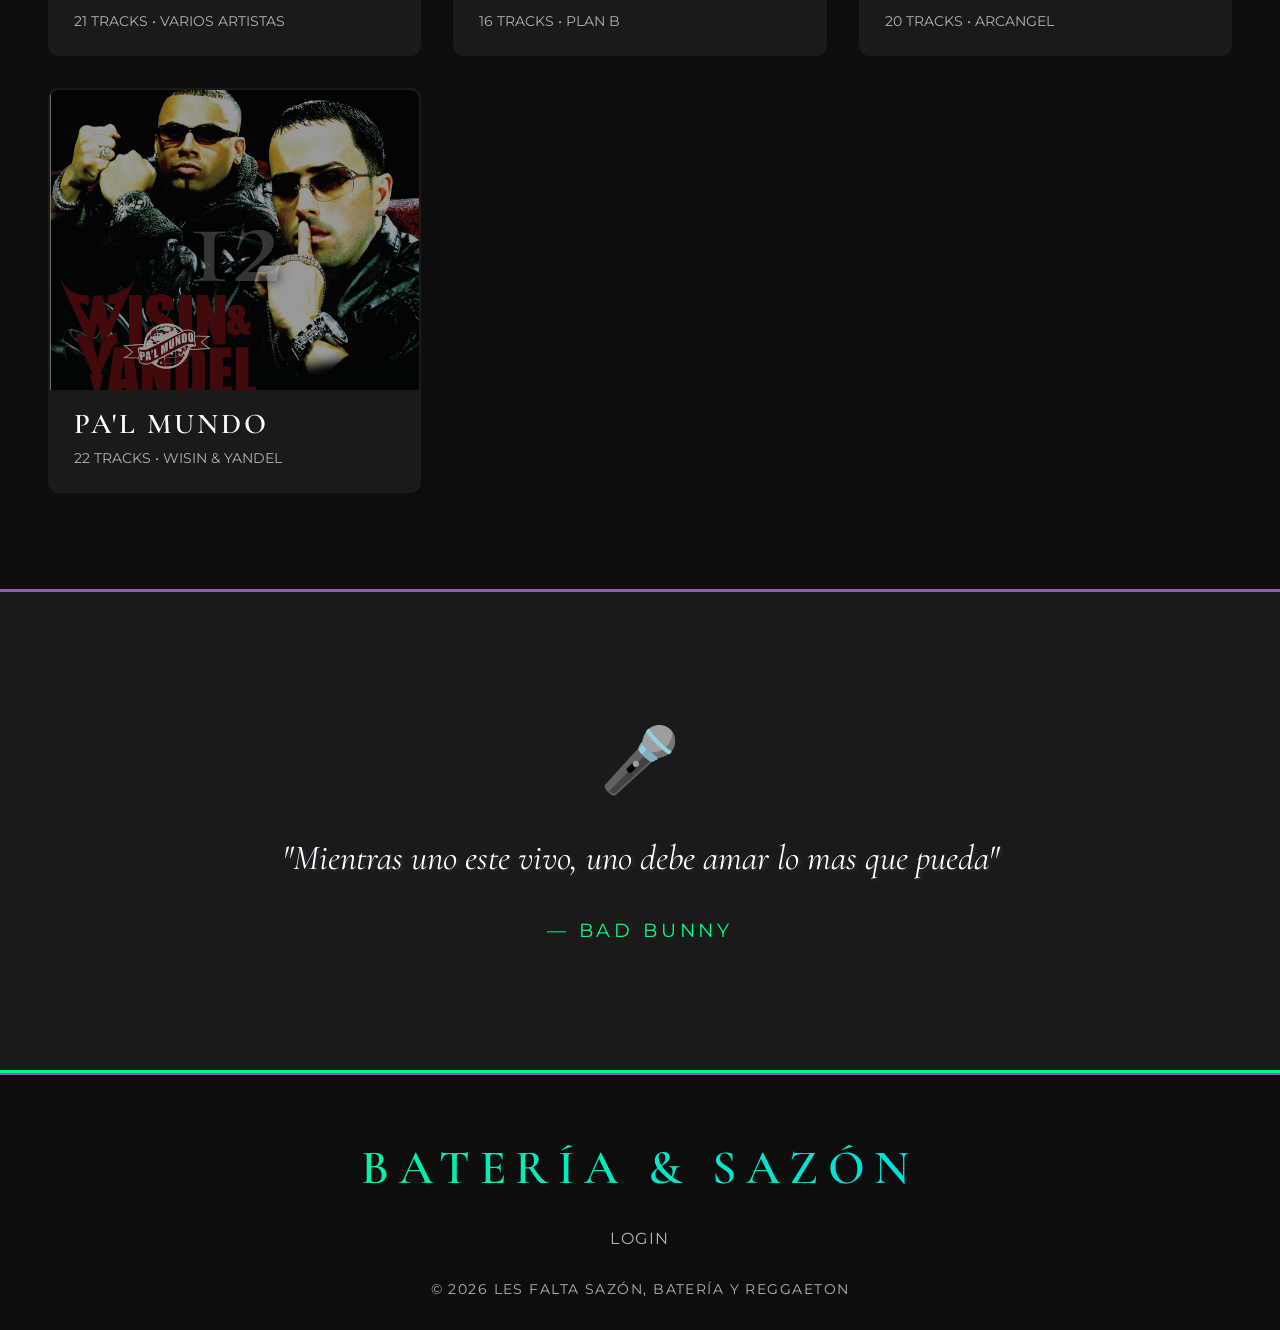
<file: reggaeton.html>
<!DOCTYPE html>
<html lang="es">
<head>
    <meta charset="UTF-8">
    <meta name="viewport" content="width=device-width, initial-scale=1.0">
    <title>Reggaeton</title>
    <link rel="icon" type="image/jpg" href="img/icon.png">
    <link rel="stylesheet" href="reggaeton.css">
    <link rel="icon" href="/img/muerte.jpg">
    <link href="https://fonts.googleapis.com/css2?family=Cormorant+Garamond:wght@300;400;600&family=Montserrat:wght@200;300;400&display=swap" rel="stylesheet">
</head>
<body>
    
    <script defer src="reggaeton.js"></script>

    <div class="boombox-bg"></div>
    
    <div class="graffiti-overlay"></div>
    
    <header class="header">
        <nav class="nav">
            <div class="logo-graffiti">
                <a class="logo-text" href="home.html">REGGAETON</a>
                <a class="logo-text-shadow" href="home.html">REGGAETON</a>
            </div>
            <ul class="nav-menu">
                <li><a href="rap.html">RAP</a></li>
                <li><a href="favs.html">FAVORITOS</a></li>
                <li><a href="index.html">LOGIN</a></li>
                <li><a href="nohacenada.html">ES | EN | CA</a></li>
            </ul>
            <div class="menu-toggle">
                <span></span>
                <span></span>
                <span></span>
            </div>
        </nav>
    </header>

    <!-- esta seccion la hizo la ia porque queria hacer algo asi cuando entre -->
    <section class="reggaeton-hero">
        <div class="glow-overlay"></div>
        
        <div class="content-wrapper">
            <h1 class="main-title">
                <span class="neon-text">TRA'</span>
                <span class="neon-text">TRA'</span>
                <span class="neon-text">TRA' !</span>
            </h1>
            
            <div class="bass-circle">
                <p class="scrolling-text">PERREO • GUAYETEO • SANDUNGEO • SANDUNGEO</p>
            </div>

            <div class="sound-wave">
                <span></span><span></span><span></span><span></span><span></span>
                <span></span><span></span><span></span><span></span><span></span>
            </div>
        </div>
    </section>

    <section class="tracks" id="beats">
        <div class="section-header">
            <h2 class="section-title">EN STOCK</h2>
            <!-- hecho con ia, le dije que me hiciera un icono de cargando para mi pagina de musica -->
            <div class="spray-can"></div>
        </div>
        
        <div class="tracks-grid">
            <div class="track-card">
                <div class="track-cover">
                    <div class="play-overlay" style="background-image: url('img/barrio-fino.jpg')">
                        <span class="play-icon">▶</span>
                    </div>
                    <div class="track-number">01</div>
                </div>
                <h3 class="track-name">BARRIO FINO</h3>
                <p class="track-info">23 TRACKS • DADDY YANKEE</p>
            </div>
            
            <div class="track-card">
                <div class="track-cover">
                    <div class="play-overlay" style="background-image: url('img/el-abayarde.jpg')">
                        <span class="play-icon">▶</span>
                    </div>
                    <div class="track-number">02</div>
                </div>
                <h3 class="track-name">EL ABAYARDE</h3>
                <p class="track-info">19 TRACKS • TEGO CALDERÓN</p>
            </div>
            
            <div class="track-card">
                <div class="track-cover">
                    <div class="play-overlay" style="background-image: url('img/prestige.jpg')">
                        <span class="play-icon">▶</span>
                    </div>
                    <div class="track-number">03</div>
                </div>
                <h3 class="track-name">PRESTIGE</h3>
                <p class="track-info">17 TRACKS • DADDY YANKEE</p>
            </div>

            <div class="track-card">
                <div class="track-cover">
                    <div class="play-overlay" style="background-image: url('img/the-last-don.jpg')">
                        <span class="play-icon">▶</span>
                    </div>
                    <div class="track-number">04</div>
                </div>
                <h3 class="track-name">THE LAST DON</h3>
                <p class="track-info">18 TRACKS • DON OMAR</p>
            </div>
        </div>
        <div class="tracks-grid-2">
            <div class="track-card">
                <div class="track-cover">
                    <div class="play-overlay" style="background-image: url('img/yhlqmdlg.jpg')">
                        <span class="play-icon">▶</span>
                    </div>
                    <div class="track-number">05</div>
                </div>
                <h3 class="track-name">YHLQMDLG</h3>
                <p class="track-info">20 TRACKS • BAD BUNNY</p>
            </div>
            <div class="track-card">
                <div class="track-cover">
                    <div class="play-overlay" style="background-image: url('img/odisea.jpg')">
                        <span class="play-icon">▶</span>
                    </div>
                    <div class="track-number">06</div>
                </div>
                <h3 class="track-name">ODISEA</h3>
                <p class="track-info">16 TRACKS • OZUNA</p>
            </div>
            <div class="track-card">
                <div class="track-cover">
                    <div class="play-overlay" style="background-image: url('img/sangre-nueva.jpg')">
                        <span class="play-icon">▶</span>
                    </div>
                    <div class="track-number">07</div>
                </div>
                <h3 class="track-name">SANGRE NUEVA</h3>
                <p class="track-info">28 TRACKS • VARIOS ARTISTAS</p>
            </div>
            <div class="track-card">
                <div class="track-cover">
                    <div class="play-overlay" style="background-image: url('img/el-nuevo-sonido.jpg')">
                        <span class="play-icon">▶</span>
                    </div>
                    <div class="track-number">08</div>
                </div>
                <h3 class="track-name">EL NUEVO SONIDO</h3>
                <p class="track-info">13 TRACKS • SINAKA</p>
            </div>
        </div>
        <div class="tracks-grid-2">
            <div class="track-card">
                <div class="track-cover">
                    <div class="play-overlay" style="background-image: url('img/la-formula.jpg')">
                        <span class="play-icon">▶</span>
                    </div>
                    <div class="track-number">09</div>
                </div>
                <h3 class="track-name">LA FORMULA</h3>
                <p class="track-info">21 TRACKS • VARIOS ARTISTAS</p>
            </div>
            <div class="track-card">
                <div class="track-cover">
                    <div class="play-overlay" style="background-image: url('img/love-and-sex.jpg')">
                        <span class="play-icon">▶</span>
                    </div>
                    <div class="track-number">10</div>
                </div>
                <h3 class="track-name">LOVE AND SEX</h3>
                <p class="track-info">16 TRACKS • PLAN B</p>
            </div>
            <div class="track-card">
                <div class="track-cover">
                    <div class="play-overlay" style="background-image: url('img/el-fenomeno.jpg')">
                        <span class="play-icon">▶</span>
                    </div>
                    <div class="track-number">11</div>
                </div>
                <h3 class="track-name">EL FENOMENO</h3>
                <p class="track-info">20 TRACKS • ARCANGEL</p>
            </div>
            <div class="track-card">
                <div class="track-cover">
                    <div class="play-overlay" style="background-image: url('img/pal-mundo.jpg')">
                        <span class="play-icon">▶</span>
                    </div>
                    <div class="track-number">12</div>
                </div>
                <h3 class="track-name">PA'L MUNDO</h3>
                <p class="track-info">22 TRACKS • WISIN & YANDEL</p>
            </div>
        </div>
    </section>

    <section class="lyrics" id="lyrics">
        <div class="lyrics-container">
            <div class="mic-icon">🎤</div>
            <blockquote class="lyric-quote">
                "Mientras uno este vivo,
                uno debe amar lo mas que pueda"
            </blockquote>
            <p class="lyric-author">— BAD BUNNY</p>
        </div>
    </section>

    <footer class="footer">
        <div class="footer-content">
            <div class="footer-logo">BATERÍA & SAZÓN</div>
            <div class="social-links">
                <a href="index.html" class="social-icon">LOGIN</a>
            </div>
            <p class="copyright">© 2026 LES FALTA SAZÓN, BATERÍA Y REGGAETON</p>
        </div>
    </footer>
</body>
</html>
</file>
<file: loginstyle.css>
:root {
    --bg-dark: #0d0d0d;
    --bg-secondary: #1a1a1a;
    --accent-primary: #9b59b6;
    --accent-secondary: #00ff88;
    --text-primary: #ffffff;
    --text-secondary: #b3b3b3;
    --gradient-purple: linear-gradient(135deg, #9b59b6 0%, #e74c3c 100%);
    --gradient-neon: linear-gradient(135deg, #00ff88 0%, #00d4ff 100%);
}

/* 
    el z-index hace --> me ayuda a poner por encima o debajo el header
    -webkit-background-clip: text; compatible con safari
    -webkit-text-fill-color: transparent; hace el texto transparente 
    el fadeInUp hace --> hace que un elemento aparezca en pantalla desvaneciendose
    el expandWidth hace que "redimensione" la dimension horizontal
    */

* {
    margin: 0;
    padding: 0;
    box-sizing: border-box;
}

body {
    font-family: 'Montserrat', sans-serif;
    background: var(--bg-dark);
    color: var(--text-primary);
    overflow-x: hidden;
    position: relative;
    min-height: 100vh;
}

.grain {
    position: fixed;
    top: 0;
    left: 0;
    width: 100%;
    height: 100%;
    pointer-events: none;
    opacity: 0.05;
    z-index: 1;
    background-image: 
        repeating-linear-gradient(
            90deg,
            transparent,
            transparent 2px,
            rgba(255, 255, 255, 0.03) 2px,
            rgba(255, 255, 255, 0.03) 4px
        );
    animation: grain 8s steps(10) infinite;
}

@keyframes grain {
    0%, 100% { transform: translate(0, 0); }
    10% { transform: translate(-5%, -10%); }
    20% { transform: translate(-15%, 5%); }
    30% { transform: translate(7%, -25%); }
    40% { transform: translate(-5%, 25%); }
    50% { transform: translate(-15%, 10%); }
    60% { transform: translate(15%, 0%); }
    70% { transform: translate(0%, 15%); }
    80% { transform: translate(3%, 35%); }
    90% { transform: translate(-10%, 10%); }
}

.container {
    position: relative;
    min-height: 100vh;
    display: grid;
    align-items: center;
    justify-content: center;
    padding: 2rem;
    z-index: 2;
}

.content {
    text-align: center;
    max-width: 700px;
    animation: fadeInUp 1.2s cubic-bezier(0.22, 1, 0.36, 1);
}

@keyframes fadeInUp {
    from {
        opacity: 0;
        transform: translateY(40px);
    }
    to {
        opacity: 1;
        transform: translateY(0);
    }
}

.logo-container {
    margin-bottom: 3rem;
    animation: fadeInUp 1.2s cubic-bezier(0.22, 1, 0.36, 1) 0.2s both;
}

.logo {
    font-family: 'Cormorant Garamond', serif;
    font-size: clamp(3rem, 8vw, 6rem);
    font-weight: 300;
    letter-spacing: 0.15em;
    margin-bottom: 1rem;
    background: var(--gradient-purple);
    -webkit-background-clip: text;
    -webkit-text-fill-color: transparent;
    background-clip: text;
    position: relative;
    text-shadow: 0 0 30px rgba(155, 89, 182, 0.5);
}

.logo-underline {
    width: 120px;
    height: 3px;
    background: var(--gradient-neon);
    margin: 0 auto;
    animation: expandWidth 1.5s cubic-bezier(0.22, 1, 0.36, 1) 0.8s both;
    box-shadow: 0 0 20px rgba(0, 255, 136, 0.4);
}

@keyframes expandWidth {
    from {
        width: 0;
        opacity: 0;
    }
    to {
        width: 120px;
        opacity: 1;
    }
}

.description {
    margin-bottom: 3rem;
    animation: fadeInUp 1.2s cubic-bezier(0.22, 1, 0.36, 1) 0.6s both;
}

.description p {
    font-size: clamp(1.1rem, 2.5vw, 1.4rem);
    font-weight: 300;
    line-height: 1.8;
    color: var(--text-secondary);
    margin-bottom: 0.5rem;
}

.tagline {
    font-size: clamp(0.9rem, 2vw, 1rem);
    font-style: italic;
    color: var(--accent-secondary);
    text-shadow: 0 0 10px rgba(0, 255, 136, 0.3);
}

.notify-section {
    display: grid;
    gap: 1rem;
    justify-content: center;
    margin-bottom: 3rem;
    flex-wrap: wrap;
}

.email-input {
    padding: 1rem 1.5rem;
    background: rgba(255, 255, 255, 0.05);
    border: 2px solid rgba(155, 89, 182, 0.4);
    color: var(--text-primary);
    font-family: 'Montserrat', sans-serif;
    font-size: 0.95rem;
    letter-spacing: 0.1em;
    outline: none;
    transition: all 0.4s cubic-bezier(0.22, 1, 0.36, 1);
    min-width: 280px;
}

.email-input::placeholder {
    color: var(--text-secondary);
    opacity: 0.6;
}

.email-input:focus {
    background: rgba(255, 255, 255, 0.08);
    border-color: var(--accent-primary);
    box-shadow: 0 0 20px rgba(155, 89, 182, 0.3);
}

.password-input {
    padding: 1rem 1.5rem;
    background: rgba(255, 255, 255, 0.05);
    border: 2px solid rgba(155, 89, 182, 0.4);
    color: var(--text-primary);
    font-family: 'Montserrat', sans-serif;
    font-size: 0.95rem;
    letter-spacing: 0.1em;
    outline: none;
    transition: all 0.4s cubic-bezier(0.22, 1, 0.36, 1);
    min-width: 280px;
}

.password-input::placeholder {
    color: var(--text-secondary);
    opacity: 0.6;
}

.password-input:focus {
    background: rgba(255, 255, 255, 0.08);
    border-color: var(--accent-primary);
    box-shadow: 0 0 20px rgba(155, 89, 182, 0.3);
}

.notify-btn {
    margin-top: 10px;
    padding: 1rem 2.5rem;
    background: transparent;
    border: 2px solid var(--accent-secondary);
    color: var(--accent-secondary);
    font-family: 'Montserrat', sans-serif;
    font-size: 1rem;
    font-weight: 400;
    letter-spacing: 0.15em;
    text-transform: uppercase;
    cursor: pointer;
    transition: all 0.4s cubic-bezier(0.22, 1, 0.36, 1);
    position: relative;
    overflow: hidden;
}

.notify-btn::before {
    content: '';
    position: absolute;
    top: 0;
    left: -100%;
    width: 100%;
    height: 100%;
    background: var(--gradient-neon);
    transition: left 0.5s cubic-bezier(0.22, 1, 0.36, 1);
    z-index: -1;
}

.notify-btn:hover::before {
    left: 0;
}

.notify-btn:hover {
    color: var(--bg-dark);
    box-shadow: 0 0 30px rgba(0, 255, 136, 0.5);
    border-color: transparent;
}

.show-password {
    cursor: pointer;
}

.otras-web {
    display: flex;
    justify-content: center;
    align-items: center;
    gap: 1.5rem;
    animation: fadeInUp 1.2s cubic-bezier(0.22, 1, 0.36, 1) 1s both;
}

.otras-web a {
    color: var(--text-secondary);
    text-decoration: none;
    font-size: 0.9rem;
    font-weight: 400;
    letter-spacing: 0.15em;
    text-transform: uppercase;
    position: relative;
    transition: all 0.3s ease;
}

.otras-web a::after {
    content: '';
    position: absolute;
    bottom: -4px;
    left: 0;
    width: 0;
    height: 2px;
    background: var(--gradient-purple);
    transition: width 0.4s cubic-bezier(0.22, 1, 0.36, 1);
}

.otras-web a:hover {
    color: var(--accent-primary);
    text-shadow: 0 0 10px rgba(155, 89, 182, 0.5);
}

.otras-web a:hover::after {
    width: 100%;
}

.separator {
    color: var(--text-secondary);
    opacity: 0.4;
    font-size: 1rem;
}

.footer {
    position: fixed;
    bottom: 0;
    left: 0;
    width: 100%;
    padding: 1.5rem;
    text-align: center;
    z-index: 3;
    animation: fadeIn 1.5s ease 1.5s both;
    border-top: 1px solid rgba(155, 89, 182, 0.2);
    background: rgba(13, 13, 13, 0.8);
    backdrop-filter: blur(10px);
}

.footer p {
    font-size: 0.8rem;
    color: var(--text-secondary);
    letter-spacing: 0.15em;
    font-weight: 300;
    text-transform: uppercase;
}

@keyframes fadeIn {
    from {
        opacity: 0;
    }
    to {
        opacity: 1;
    }
}

@keyframes shake {
    0%, 100% { transform: translateX(0); }
    25% { transform: translateX(-10px); }
    75% { transform: translateX(10px); }
}

/* Responsive */
@media (max-width: 768px) {
    .container {
        padding: 1.5rem;
    }
    
    .notify-section {
        flex-direction: column;
        align-items: stretch;
    }
    
    .email-input {
        min-width: 100%;
    }
    
    .notify-btn {
        width: 100%;
    }
    
    .otras-web {
        flex-wrap: wrap;
        gap: 1rem;
    }
}
</file>
<file: home.css>
:root {
    --bg-dark: #0d0d0d;
    --bg-secondary: #1a1a1a;
    --accent-primary: #9b59b6;
    --accent-secondary: #00ff88;
    --accent-gold: #ffd700;
    --text-primary: #ffffff;
    --text-secondary: #b3b3b3;
    --gradient-purple: linear-gradient(135deg, #9b59b6 0%, #e74c3c 100%);
    --gradient-neon: linear-gradient(135deg, #00ff88 0%, #00d4ff 100%);
}

* {
    margin: 0;
    padding: 0;
    box-sizing: border-box;
}

body {
    font-family: 'Montserrat', sans-serif;
    background: var(--bg-dark);
    color: var(--text-primary);
    position: relative;
}

/* Header & Navigation */
.header {
    position: fixed;
    top: 0;
    left: 0;
    width: 100%;
    padding: 1.5rem 3rem;
    background: rgba(13, 13, 13, 0.95);
    backdrop-filter: blur(10px);
    border-bottom: 2px solid var(--accent-primary);
    z-index: 1000;
}

.nav {
    display: flex;
    justify-content: space-between;
    align-items: center;
}

.logo-graffiti {
    position: relative;
    font-family: 'Cormorant Garamond', serif;
    font-size: 2.5rem;
    letter-spacing: 0.1em;
}

.logo-text {
    position: relative;
    z-index: 2;
    background: var(--gradient-purple);
    text-transform: none;
    text-decoration: none;
    background-clip: text;
    text-shadow: 0 0 30px rgba(155, 89, 182, 0.5);
}

.logo-text-shadow {
    position: absolute;
    top: 3px;
    left: 3px;
    z-index: 1;
    color: var(--accent-secondary);
    text-transform: none;
    text-decoration: none;
    opacity: 0.3;
}

.nav-menu {
    display: flex;
    gap: 2.5rem;
    list-style: none;
}

.nav-menu a {
    color: var(--text-primary);
    text-decoration: none;
    font-weight: 400;
    letter-spacing: 0.15em;
    font-size: 0.95rem;
    position: relative;
    transition: color 0.3s ease;
}

.nav-menu a::before {
    position: absolute;
    bottom: -5px;
    left: 0;
    width: 0;
    height: 2px;
    background: var(--gradient-neon);
    transition: width 0.3s ease;
}

.nav-menu a:hover {
    color: var(--accent-secondary);
}

.nav-menu a:hover::before {
    width: 100%;
}

.menu-toggle {
    display: none;
    flex-direction: column;
    gap: 5px;
    cursor: pointer;
}

.menu-toggle span {
    width: 30px;
    height: 3px;
    background: var(--accent-primary);
    transition: all 0.3s ease;
}

/* Contenedor Principal */
.hero-vinyl {
    display: flex;
    align-items: center;
    justify-content: space-between;
    padding: 60px 10%;
    background: #000; /* Fondo negro puro */
    min-height: 400px;
    overflow: hidden;
}

/* Bloque de Texto */
.hero-content {
    flex: 1;
    z-index: 2;
}

.hero-title {
    font-size: 3.5rem;
    font-family: 'Serif', Georgia, serif; /* Ajustar a la fuente de tu logo */
    background: linear-gradient(90deg, #8e44ad, #ff5e62);
    -webkit-background-clip: text; /* lo hace compatible con safari */
    -webkit-text-fill-color: transparent; /* hace el texto transparente */
    margin-bottom: 10px;
    letter-spacing: 2px;
}

.hero-subtitle {
    color: #e0e0e0;
    font-size: 1.2rem;
    line-height: 1.4;
    margin-bottom: 30px;
    font-weight: 300;
}

/* Botón con degradado */
.hero-button {
    display: inline-block;
    padding: 12px 30px;
    background: linear-gradient(90deg, #512da8, #880e4f);
    color: white;
    text-decoration: none;
    border-radius: 8px;
    font-weight: bold;
    font-size: 1rem;
    transition: transform 0.6s, box-shadow 0.6s ease;
}

.hero-button:hover {
    transform: scale(1.25);
    box-shadow: 0 0 20px rgba(136, 14, 79, 0.4);
}

.hero-image {
    grid: 1fr;
    display: grid;
}

.hero-image img {
    max-width: 120%;
    mask-image: var(--gradient-purple); /* oculta la imagen con el degradado */
    filter: var(--accent-primary); /* aplica el filtro de color */
}

.tracks {
    padding: 6rem 3rem;
    max-width: 1400px;
    margin: 0 auto;
}

.section-header {
    display: flex;
    align-items: center;
    gap: 2rem;
    margin-bottom: 4rem;
}

.section-title {
    font-family: 'Cormorant Garamond', serif;
    font-size: clamp(2.5rem, 5vw, 4rem);
    letter-spacing: 0.1em;
    background: var(--gradient-purple);
    -webkit-background-clip: text; /* compatible con safari*/
    -webkit-text-fill-color: transparent; /* hace el texto transparente */
    background-clip: text;
    text-align: center;
    font-weight: 600;
}

.tracks-grid {
    display: grid;
    grid-template-columns: 3fr 1fr;
    gap: 2rem;
}

.tracks-grid-2 {
    display: grid;
    margin-top: 15px;
    grid-template-columns: 3fr;
    gap: 2rem;
}

.track-card {
    background: var(--bg-secondary);
    border: 2px solid transparent;
    border-radius: 10px;
    overflow: hidden;
    transition: all 0.4s ease;
    cursor: pointer;
    text-align: center;
}

.track-card:hover {
    border-color: var(--accent-primary);
    transform: translateY(-10px);
    box-shadow: 0 20px 40px rgba(155, 89, 182, 0.3);
}

.track-cover {
    position: relative;
    width: 100%;
    height: 300px;
    background: var(--gradient-purple);
    display: flex;
    align-items: center;
    justify-content: center;
    overflow: hidden;
}

.track-number {
    font-family: 'Cormorant Garamond', serif;
    font-size: 8rem;
    color: rgba(255, 255, 255, 0.2);
    position: absolute;
    z-index: 2;
    text-shadow: 2px 2px 10px rgba(0, 0, 0, 0.5);
    font-weight: 600;
}

.play-overlay {
    position: absolute;
    top: 0;
    left: 0;
    width: 100%;
    height: 100%;
    background-size: cover;
    background-position: center;
    background-repeat: no-repeat;
    display: flex;
    align-items: center;
    justify-content: center;
    z-index: 1;
    transition: all 0.3s ease;
}

.play-overlay::before {
    content: '';
    position: absolute;
    top: 0;
    left: 0;
    width: 100%;
    height: 100%;
    background: rgba(0, 0, 0, 0.4);
    z-index: 1;
    transition: 0.3s ease;
}

.track-card:hover .play-overlay::before {
    background: rgba(0, 0, 0, 0.7);
}

.play-icon {
    font-size: 3rem;
    color: var(--text-primary);
    opacity: 0;
    transition: opacity 0.3s ease;
    z-index: 2;
    position: relative;
}

.track-card:hover .play-icon {
    opacity: 1;
}

.track-name {
    font-family: 'Cormorant Garamond', serif;
    font-size: 1.8rem;
    letter-spacing: 0.1em;
    padding: 1rem 1.5rem 0.5rem;
    font-weight: 600;
}

.track-info {
    color: var(--text-secondary);
    padding: 0 1.5rem 1.5rem;
    font-size: 1rem;
}

.footer {
    padding: 4rem 3rem 2rem;
    background: var(--bg-dark);
    border-top: 2px solid var(--accent-primary);
}

.footer-content {
    max-width: 1400px;
    margin: 0 auto;
    text-align: center;
}

.footer-logo {
    font-family: 'Cormorant Garamond', serif;
    font-size: 3rem;
    letter-spacing: 0.2em;
    margin-bottom: 2rem;
    background: var(--gradient-neon);
    -webkit-background-clip: text;
    -webkit-text-fill-color: transparent;
    background-clip: text;
    font-weight: 600;
}

.social-links {
    display: flex;
    justify-content: center;
    gap: 2rem;
    margin-bottom: 2rem;
}

.social-icon {
    color: var(--text-secondary);
    text-decoration: none;
    font-weight: 400;
    letter-spacing: 0.1em;
    transition: all 0.3s ease;
}

.social-icon:hover {
    color: var(--accent-primary);
    transform: translateY(-3px);
}

.copyright {
    color: var(--text-secondary);
    font-size: 0.9rem;
    letter-spacing: 0.1em;
}

/* para telefono */
@media (max-width: 768px) {
    .hero-vinyl {
        flex-direction: column;
        text-align: center;
        padding: 40px 5%;
    }
    .hero-image {
        margin-top: 30px;
        justify-content: center;
    }
    .hero-title {
        font-size: 2.5rem;
    }

    .header {
        padding: 1rem 1.5rem;
    }
    
    .nav-menu {
        display: none;
    }
    
    .nav-menu.active {
        display: flex;
        flex-direction: column;
        position: absolute;
        top: 100%;
        left: 0;
        width: 100%;
        background: rgba(13, 13, 13, 0.98);
        padding: 2rem;
        gap: 1.5rem;
        border-bottom: 2px solid var(--accent-primary);
    }
    
    .menu-toggle {
        display: flex;
    }
    
    .vinyl-spinner {
        width: 300px;
        height: 300px;
        border-width: 20px;
    }
    
    .tracks {
        padding: 4rem 1.5rem;
    }
}

/* pa el fav.html */
.section-title-favs {
    margin-top: 20px;
    font-family: 'Cormorant Garamond', serif;
    font-size: clamp(2.5rem, 5vw, 4rem);
    letter-spacing: 0.1em;
    background: var(--gradient-purple);
    -webkit-background-clip: text; /* compatible con safari*/
    -webkit-text-fill-color: transparent; /* hace el texto transparente */
    background-clip: text;
    text-align: center;
    font-weight: 600;
}

.tracks-grid-favs {
    display: grid;
    grid-template-columns: 1fr 1fr 1fr 1fr 1fr;
    gap: 2rem;
}

.track-card-favs {
    background: var(--bg-secondary);
    border: 2px solid transparent;
    border-radius: 10px;
    overflow: hidden;
    transition: all 0.4s ease;
    cursor: pointer;
    text-align: center;
}

.track-card-favs:hover {
    border-color: var(--accent-gold);
    transform: translateY(-10px);
    box-shadow: 0 20px 40px rgba(255, 0, 0, 0.547);
}

.track-cover-favs {
    position: relative;
    width: 100%;
    height: 300px;
    background: var(--gradient-purple);
    display: flex;
    align-items: center;
    justify-content: center;
    overflow: hidden;
}
</file>
<file: producto.css>
:root {
    --bg-dark: #0d0d0d;
    --bg-secondary: #1a1a1a;
    --accent-primary: #9b59b6;
    --accent-secondary: #00ff88;
    --accent-gold: #ffd700;
    --text-primary: #ffffff;
    --text-secondary: #b3b3b3;
    --gradient-purple: linear-gradient(135deg, #9b59b6 0%, #e74c3c 100%);
    --gradient-neon: linear-gradient(135deg, #00ff88 0%, #00d4ff 100%);
}
/* 
    el z-index hace --> me ayuda a poner por encima o debajo el header
    -webkit-background-clip: text; compatible con safari
    -webkit-text-fill-color: transparent; hace el texto transparente */

* {
    margin: 0;
    padding: 0;
    box-sizing: border-box;
}

body {
    font-family: 'Montserrat', sans-serif;
    background: var(--bg-dark);
    color: var(--text-primary);
    overflow-x: hidden;
    position: relative;
}

/* Header & Navigation */
.header {
    position: fixed;
    top: 0;
    left: 0;
    width: 100%;
    padding: 1.5rem 3rem;
    background: rgba(13, 13, 13, 0.95);
    backdrop-filter: blur(10px);
    border-bottom: 2px solid var(--accent-primary);
    z-index: 1000;
}

.nav {
    display: flex;
    justify-content: space-between;
    align-items: center;
}

.logo-graffiti {
    position: relative;
    font-family: 'Cormorant Garamond', serif;
    font-size: 2.5rem;
    letter-spacing: 0.1em;
}

.logo-text {
    position: relative;
    z-index: 2;
    background: var(--gradient-purple);
    -webkit-background-clip: text;
    -webkit-text-fill-color: transparent;
    text-transform: none;
    text-decoration: none;
    background-clip: text;
    text-shadow: 0 0 30px rgba(155, 89, 182, 0.5);
}

.logo-text-shadow {
    position: absolute;
    top: 3px;
    left: 3px;
    z-index: 1;
    color: var(--accent-secondary);
    text-transform: none;
    text-decoration: none;
    opacity: 0.3;
}

.nav-menu {
    display: flex;
    gap: 2.5rem;
    list-style: none;
}

.nav-menu a {
    color: var(--text-primary);
    text-decoration: none;
    font-weight: 400;
    letter-spacing: 0.15em;
    font-size: 0.95rem;
    position: relative;
    transition: color 0.3s ease;
}

.nav-menu a::before {
    position: absolute;
    bottom: -5px;
    left: 0;
    width: 0;
    height: 2px;
    background: var(--gradient-neon);
    transition: width 0.3s ease;
}

.nav-menu a:hover {
    color: var(--accent-secondary);
}

.nav-menu a:hover::before {
    width: 100%;
}

.menu-toggle {
    display: none;
    flex-direction: column;
    gap: 5px;
    cursor: pointer;
}

.menu-toggle span {
    width: 30px;
    height: 3px;
    background: var(--accent-primary);
    transition: all 0.3s ease;
}

/* Contenedor Principal */
.hero-vinyl {
    display: flex;
    align-items: center;
    justify-content: space-between;
    padding: 60px 10%;
    background: #000; /* Fondo negro puro */
    min-height: 400px;
    overflow: hidden;
}

/* Bloque de Texto */
.hero-content {
    flex: 1;
    z-index: 2;
}

.hero-title {
    font-size: 3.5rem;
    font-family: 'Serif', Georgia, serif; /* Ajustar a la fuente de tu logo */
    background: linear-gradient(90deg, #8e44ad, #ff5e62);
    -webkit-background-clip: text;
    -webkit-text-fill-color: transparent;
    margin-bottom: 10px;
    letter-spacing: 2px;
}

.hero-subtitle {
    color: #e0e0e0;
    font-size: 1.2rem;
    line-height: 1.4;
    margin-bottom: 30px;
    font-weight: 300;
}

/* Botón con degradado */
.hero-button {
    display: inline-block;
    padding: 12px 30px;
    background: linear-gradient(90deg, #512da8, #880e4f);
    color: white;
    text-decoration: none;
    border-radius: 8px;
    font-weight: bold;
    font-size: 1rem;
    transition: transform 0.6s, box-shadow 0.6s ease;
}

.hero-button:hover {
    transform: scale(1.25);
    box-shadow: 0 0 20px rgba(136, 14, 79, 0.4);
}

.hero-image {
    grid: 1fr;
    display: grid;
}

.hero-image img {
    max-width: 120%;
    mask-image: var(--gradient-purple);
    filter: var(--accent-primary);
}

.tracks {
    padding: 6rem 3rem;
    max-width: 1400px;
    margin: 0 auto;
}

.section-header {
    display: grid;
    align-items: center;
    gap: 2rem;
    margin-bottom: 4rem;
}

.section-title {
    font-family: 'Cormorant Garamond', serif;
    font-size: clamp(2.5rem, 5vw, 4rem);
    letter-spacing: 0.1em;
    background: var(--gradient-purple);
    -webkit-background-clip: text;
    -webkit-text-fill-color: transparent;
    background-clip: text;
    text-align: center;
    font-weight: 600;
}

.tracks-grid {
    display: grid;
    grid-template-columns: 3fr 1fr;
    gap: 2rem;
}

.tracks-grid-2 {
    display: grid;
    margin-top: 15px;
    grid-template-columns: 3fr;
    gap: 2rem;
}

.track-card {
    background: var(--bg-secondary);
    border: 2px solid transparent;
    border-radius: 10px;
    overflow: hidden;
    transition: all 0.4s ease;
    cursor: pointer;
    text-align: center;
}

.track-card:hover {
    border-color: var(--accent-primary);
    transform: translateY(-10px);
    box-shadow: 0 20px 40px rgba(155, 89, 182, 0.3);
}

.track-cover {
    position: relative;
    width: 100%;
    height: 300px;
    background: var(--gradient-purple);
    display: grid;
    align-items: center;
    justify-content: center;
    overflow: hidden;
}

.track-number {
    font-family: 'Cormorant Garamond', serif;
    font-size: 8rem;
    color: rgba(255, 255, 255, 0.2);
    position: absolute;
    z-index: 2;
    text-shadow: 2px 2px 10px rgba(0, 0, 0, 0.5);
    font-weight: 600;
}

.play-overlay {
    position: absolute;
    top: 0;
    left: 0;
    width: 100%;
    height: 100%;
    background-size: cover;
    background-position: center;
    background-repeat: no-repeat;
    display: grid;
    align-items: center;
    justify-content: center;
    z-index: 1;
    transition: all 0.3s ease;
}

.play-overlay::before {
    content: '';
    position: absolute;
    top: 0;
    left: 0;
    width: 100%;
    height: 100%;
    background: rgba(0, 0, 0, 0.4);
    z-index: 1;
    transition: 0.3s ease;
}

.track-card:hover .play-overlay::before {
    background: rgba(0, 0, 0, 0.7);
}

.play-icon {
    font-size: 3rem;
    color: var(--text-primary);
    opacity: 0;
    transition: opacity 0.3s ease;
    z-index: 2;
    position: relative;
}

.track-card:hover .play-icon {
    opacity: 1;
}

.track-name {
    font-family: 'Cormorant Garamond', serif;
    font-size: 1.8rem;
    letter-spacing: 0.1em;
    padding: 1rem 1.5rem 0.5rem;
    font-weight: 600;
}

.track-info {
    color: var(--text-secondary);
    padding: 0 1.5rem 1.5rem;
    font-size: 1rem;
}

.product-card {
    background-color: black;
    margin-left: 275px;
    margin-right: 275px;
    padding: 20px;
    padding-bottom: 30px;
    text-align: center;
}

.paragraf-text {
    color: var(--text-secondary);
    margin-top: 15px;
}

.paragraf-text > .track-name {
    font-family: 'Cormorant Garamond', serif;
    font-size: 2.5rem;
    letter-spacing: 0.1em;
    padding: 1rem 1.5rem 0.5rem;
    font-weight: 600;
}

.paragraf-text > .track-info {
    color: var(--text-secondary);
    padding: 1.5rem 1.5rem;
    font-size: 1.5rem;
}

.tracklist {
    color: var(--text-secondary);
    padding: 1.5rem 1.5rem;
    font-size: 1.5rem;
}

.footer {
    padding: 4rem 3rem 2rem;
    background: var(--bg-dark);
    border-top: 2px solid var(--accent-primary);
}

.footer-content {
    max-width: 1400px;
    margin: 0 auto;
    text-align: center;
}

.footer-logo {
    font-family: 'Cormorant Garamond', serif;
    font-size: 3rem;
    letter-spacing: 0.2em;
    margin-bottom: 2rem;
    background: var(--gradient-neon);
    -webkit-background-clip: text;
    -webkit-text-fill-color: transparent;
    background-clip: text;
    font-weight: 600;
}

.social-links {
    display: flex;
    justify-content: center;
    gap: 2rem;
    margin-bottom: 2rem;
}

.social-icon {
    color: var(--text-secondary);
    text-decoration: none;
    font-weight: 400;
    letter-spacing: 0.1em;
    transition: all 0.3s ease;
}

.social-icon:hover {
    color: var(--accent-primary);
    transform: translateY(-3px);
}

.copyright {
    color: var(--text-secondary);
    font-size: 0.9rem;
    letter-spacing: 0.1em;
}

/* para telefono */
@media (max-width: 768px) {
    .hero-vinyl {
        flex-direction: column;
        text-align: center;
        padding: 40px 5%;
    }
    .hero-image {
        margin-top: 30px;
        justify-content: center;
    }
    .hero-title {
        font-size: 2.5rem;
    }

    .header {
        padding: 1rem 1.5rem;
    }
    
    .nav-menu {
        display: none;
    }
    
    .nav-menu.active {
        display: flex;
        flex-direction: column;
        position: absolute;
        top: 100%;
        left: 0;
        width: 100%;
        background: rgba(13, 13, 13, 0.98);
        padding: 2rem;
        gap: 1.5rem;
        border-bottom: 2px solid var(--accent-primary);
    }
    
    .menu-toggle {
        display: flex;
    }
    
    .vinyl-spinner {
        width: 300px;
        height: 300px;
        border-width: 20px;
    }
    
    .tracks {
        padding: 4rem 1.5rem;
    }
}
</file>
<file: rapstyles.css>
:root {
    --bg-dark: #0d0d0d;
    --bg-secondary: #1a1a1a;
    --accent-primary: #9b59b6;
    --accent-secondary: #00ff88;
    --accent-gold: #ffd700;
    --text-primary: #ffffff;
    --text-secondary: #b3b3b3;
    --gradient-purple: linear-gradient(135deg, #9b59b6 0%, #e74c3c 100%);
    --gradient-neon: linear-gradient(135deg, #00ff88 0%, #00d4ff 100%);
}

/* 
    el z-index hace --> me ayuda a poner por encima o debajo el header
    -webkit-background-clip: text; compatible con safari
    -webkit-text-fill-color: transparent; hace el texto transparente */

* {
    margin: 0;
    padding: 0;
    box-sizing: border-box;
}

body {
    font-family: 'Montserrat', sans-serif;
    background: var(--bg-dark);
    color: var(--text-primary);
    overflow-x: hidden;
    position: relative;
}

/* Fondo animado de boombox */
.boombox-bg {
    position: fixed;
    top: 0;
    left: 0;
    width: 100%;
    height: 100%;
    background: 
        radial-gradient(circle at 20% 50%, rgba(155, 89, 182, 0.1) 0%, transparent 50%), /* degradado */
        radial-gradient(circle at 80% 50%, rgba(0, 255, 136, 0.1) 0%, transparent 50%);
    z-index: -2;
    animation: pulse 4s ease-in-out infinite;
}

@keyframes pulse {
    0%, 100% { opacity: 0.3; }
    50% { opacity: 0.6; }
}

/* Graffiti overlay */
.graffiti-overlay {
    position: fixed;
    top: 0;
    left: 0;
    width: 100%;
    height: 100%;
    background-image: 
        repeating-linear-gradient( /* repite el degradado */
            90deg,
            transparent,
            transparent 2px, 
            rgba(255, 255, 255, 0.03) 2px,
            rgba(255, 255, 255, 0.03) 4px
        );
    z-index: -1;
}

/* Header & Navigation */
.header {
    position: fixed;
    top: 0;
    left: 0;
    width: 100%;
    padding: 1.5rem 3rem;
    background: rgba(13, 13, 13, 0.95);
    backdrop-filter: blur(10px);
    border-bottom: 2px solid var(--accent-primary);
    z-index: 1000;
}

.nav {
    display: flex;
    justify-content: space-between;
    align-items: center;
}

.logo-graffiti {
    position: relative;
    font-family: 'Cormorant Garamond', serif;
    font-size: 2.5rem;
    letter-spacing: 0.1em;
}

.logo-text {
    position: relative;
    z-index: 2;
    background: var(--gradient-purple);
    -webkit-background-clip: text;
    -webkit-text-fill-color: transparent;
    text-decoration: none;
    text-transform: none;
    background-clip: text;
    text-shadow: 0 0 30px rgba(155, 89, 182, 0.5);
}

.logo-text-shadow {
    position: absolute;
    top: 3px;
    left: 3px;
    text-decoration: none;
    text-transform: none;
    z-index: 1;
    color: var(--accent-secondary);
    opacity: 0.3;
}

.nav-menu {
    display: flex;
    gap: 2.5rem;
    list-style: none;
}

.nav-menu a {
    color: var(--text-primary);
    text-decoration: none;
    font-weight: 400;
    letter-spacing: 0.15em;
    font-size: 0.95rem;
    position: relative;
    transition: color 0.3s ease;
}

.nav-menu a::before {
    content: '';
    position: absolute;
    bottom: -5px;
    left: 0;
    width: 0;
    height: 2px;
    background: var(--gradient-neon);
    transition: width 0.3s ease;
}

.nav-menu a:hover {
    color: var(--accent-secondary);
}

.nav-menu a:hover::before {
    width: 100%;
}

.menu-toggle {
    display: none;
    flex-direction: column;
    gap: 5px;
    cursor: pointer;
}

.menu-toggle span {
    width: 30px;
    height: 3px;
    background: var(--accent-primary);
    transition: all 0.3s ease;
}

/* Hero Section */
.hero {
    min-height: 100vh;
    display: flex;
    align-items: center;
    justify-content: center;
    position: relative;
    padding: 8rem 2rem 4rem;
    overflow: hidden;
}

.vinyl-spinner {
    position: absolute;
    top: 50%;
    left: 50%;
    transform: translate(-50%, -50%);
    width: 500px;
    height: 500px;
    border: 40px solid rgba(155, 89, 182, 0.1);
    border-radius: 50%;
    animation: spin 20s linear infinite;
    z-index: 0;
}

.vinyl-spinner::before {
    content: '';
    position: absolute;
    top: 50%;
    left: 50%;
    transform: translate(-50%, -50%);
    width: 100px;
    height: 100px;
    background: var(--gradient-purple);
    border-radius: 50%;
}

@keyframes spin {
    from { transform: translate(-50%, -50%) rotate(0deg); }
    to { transform: translate(-50%, -50%) rotate(360deg); }
}

.hero-content {
    text-align: center;
    z-index: 1;
}

.hero-title {
    font-family: 'Cormorant Garamond', serif;
    font-size: clamp(4rem, 15vw, 10rem);
    line-height: 0.9;
    margin-bottom: 2rem;
    position: relative;
    font-weight: 600;
}

.word {
    display: inline-block;
    position: relative;
    margin: 0 0.5rem;
}

.hero-subtitle {
    font-size: clamp(0.9rem, 2vw, 1.2rem);
    letter-spacing: 0.3em;
    color: var(--text-secondary);
    margin-bottom: 2rem;
}

.tape-line {
    width: 200px;
    height: 3px;
    background: var(--gradient-neon);
    margin: 2rem auto;
    position: relative;
    animation: tapeLine 2s ease-in-out infinite;
}

@keyframes tapeLine {
    0%, 100% { width: 200px; }
    50% { width: 300px; }
}

/* ia */
.equalizer {
    display: flex;
    gap: 8px;
    justify-content: center;
    margin-top: 4rem;
    height: 80px;
    align-items: flex-end;
}

.bar {
    width: 8px;
    background: var(--gradient-neon);
    border-radius: 4px;
    animation: equalize 0.8s ease-in-out infinite;
}

.bar:nth-child(1) { animation-delay: 0s; height: 20%; }
.bar:nth-child(2) { animation-delay: 0.1s; height: 40%; }
.bar:nth-child(3) { animation-delay: 0.2s; height: 60%; }
.bar:nth-child(4) { animation-delay: 0.3s; height: 80%; }
.bar:nth-child(5) { animation-delay: 0.4s; height: 50%; }
.bar:nth-child(6) { animation-delay: 0.5s; height: 70%; }
.bar:nth-child(7) { animation-delay: 0.6s; height: 35%; }
.bar:nth-child(8) { animation-delay: 0.7s; height: 55%; }

@keyframes equalize {
    0%, 100% { transform: scaleY(1); }
    50% { transform: scaleY(2); }
}

/* Sections */
.tracks {
    padding: 6rem 3rem;
    max-width: 1400px;
    margin: 0 auto;
}

.section-header {
    display: flex;
    align-items: center;
    gap: 2rem;
    margin-bottom: 4rem;
}

.section-title {
    font-family: 'Cormorant Garamond', serif;
    font-size: clamp(2.5rem, 5vw, 4rem);
    letter-spacing: 0.1em;
    background: var(--gradient-purple);
    -webkit-background-clip: text;
    -webkit-text-fill-color: transparent;
    background-clip: text;
    font-weight: 600;
}

/* lo hizo la ia esto */
.spray-can {
    width: 50px;
    height: 50px;
    background: var(--gradient-neon);
    border-radius: 10px;
    position: relative;
    animation: spray 2s ease-in-out infinite;
}

@keyframes spray {
    0%, 100% { transform: rotate(0deg) translateY(0); }
    50% { transform: rotate(15deg) translateY(-10px); }
}

/* Tracks Grid */
.tracks-grid {
    display: grid;
    grid-template-columns: repeat(auto-fit, minmax(300px, 1fr));
    gap: 2rem;
}

.tracks-grid-2 {
    display: grid;
    grid-template-columns: repeat(auto-fit, minmax(300px, 1fr));
    gap: 2rem;
    margin-top: 15px;
}

.track-card {
    background: var(--bg-secondary);
    border: 2px solid transparent;
    border-radius: 10px;
    overflow: hidden;
    transition: all 0.4s ease;
    cursor: pointer;
}

.track-card:hover {
    border-color: var(--accent-primary);
    transform: translateY(-10px);
    box-shadow: 0 20px 40px rgba(155, 89, 182, 0.3);
}

.track-cover {
    position: relative;
    width: 100%;
    height: 300px;
    background: var(--gradient-purple);
    display: flex;
    align-items: center;
    justify-content: center;
    overflow: hidden;
}

.track-number {
    font-family: 'Cormorant Garamond', serif;
    font-size: 8rem;
    color: rgba(255, 255, 255, 0.2);
    position: absolute;
    z-index: 2;
    text-shadow: 2px 2px 10px rgba(0, 0, 0, 0.5);
    font-weight: 600;
}

.play-overlay {
    position: absolute;
    top: 0;
    left: 0;
    width: 100%;
    height: 100%;
    background-size: cover;
    background-position: center;
    background-repeat: no-repeat;
    display: flex;
    align-items: center;
    justify-content: center;
    z-index: 1;
    transition: all 0.3s ease;
}

.play-overlay::before {
    content: '';
    position: absolute;
    top: 0;
    left: 0;
    width: 100%;
    height: 100%;
    background: rgba(0, 0, 0, 0.4);
    z-index: 1;
    transition: background 0.3s ease;
}

.track-card:hover .play-overlay::before {
    background: rgba(0, 0, 0, 0.7);
}

.play-icon {
    font-size: 3rem;
    color: var(--text-primary);
    opacity: 0;
    transition: opacity 0.3s ease;
    z-index: 2;
    position: relative;
}

.track-card:hover .play-icon {
    opacity: 1;
}

.track-name {
    font-family: 'Cormorant Garamond', serif;
    font-size: 1.8rem;
    letter-spacing: 0.1em;
    padding: 1rem 1.5rem 0.5rem;
    font-weight: 600;
}

.track-info {
    color: var(--text-secondary);
    padding: 0 1.5rem 1.5rem;
    font-size: 0.9rem;
}

/* Lyrics Section */
.lyrics {
    padding: 8rem 3rem;
    background: var(--bg-secondary);
    border-top: 3px solid var(--accent-primary);
    border-bottom: 3px solid var(--accent-secondary);
}

.lyrics-container {
    max-width: 900px;
    margin: 0 auto;
    text-align: center;
}

.mic-icon {
    font-size: 4rem;
    margin-bottom: 2rem;
    animation: swing 3s ease-in-out infinite;
}

@keyframes swing {
    0%, 100% { transform: rotate(-5deg); }
    50% { transform: rotate(5deg); }
}

.lyric-quote {
    font-family: 'Cormorant Garamond', serif;
    font-size: clamp(1.5rem, 3vw, 2.2rem);
    line-height: 1.6;
    color: var(--text-primary);
    font-style: italic;
    margin-bottom: 2rem;
    text-shadow: 2px 2px 4px rgba(155, 89, 182, 0.3);
}

.lyric-author {
    font-family: 'Montserrat', sans-serif;
    font-size: 1.2rem;
    letter-spacing: 0.2em;
    color: var(--accent-secondary);
    font-weight: 400;
}

.footer {
    padding: 4rem 3rem 2rem;
    background: var(--bg-dark);
    border-top: 2px solid var(--accent-primary);
}

.footer-content {
    max-width: 1400px;
    margin: 0 auto;
    text-align: center;
}

.footer-logo {
    font-family: 'Cormorant Garamond', serif;
    font-size: 3rem;
    letter-spacing: 0.2em;
    margin-bottom: 2rem;
    background: var(--gradient-neon);
    -webkit-background-clip: text;
    -webkit-text-fill-color: transparent;
    background-clip: text;
    font-weight: 600;
}

.social-links {
    display: flex;
    justify-content: center;
    gap: 2rem;
    margin-bottom: 2rem;
}

.social-icon {
    color: var(--text-secondary);
    text-decoration: none;
    font-weight: 400;
    letter-spacing: 0.1em;
    transition: all 0.3s ease;
}

.social-icon:hover {
    color: var(--accent-primary);
    transform: translateY(-3px);
}

.copyright {
    color: var(--text-secondary);
    font-size: 0.9rem;
    letter-spacing: 0.1em;
}

/* Responsive */
@media (max-width: 768px) {
    .header {
        padding: 1rem 1.5rem;
    }
    
    .nav-menu {
        display: none;
    }
    
    .nav-menu.active {
        display: flex;
        flex-direction: column;
        position: absolute;
        top: 100%;
        left: 0;
        width: 100%;
        background: rgba(13, 13, 13, 0.98);
        padding: 2rem;
        gap: 1.5rem;
        border-bottom: 2px solid var(--accent-primary);
    }
    
    .menu-toggle {
        display: flex;
    }
    
    .vinyl-spinner {
        width: 300px;
        height: 300px;
        border-width: 20px;
    }
    
    .tracks {
        padding: 4rem 1.5rem;
    }
}
</file>
<file: reggaeton.css>
:root {
    --bg-dark: #0d0d0d;
    --bg-secondary: #1a1a1a;
    --accent-primary: #9b59b6;
    --accent-secondary: #00ff88;
    --accent-gold: #ffd700;
    --text-primary: #ffffff;
    --text-secondary: #b3b3b3;
    --gradient-purple: linear-gradient(135deg, #9b59b6 0%, #e74c3c 100%);
    --gradient-neon: linear-gradient(135deg, #00ff88 0%, #00d4ff 100%);
    --neon-pink: #ff007f;
    --neon-blue: #00f3ff;
}

/* 
    el z-index hace --> me ayuda a poner por encima o debajo el header
    -webkit-background-clip: text; compatible con safari
    -webkit-text-fill-color: transparent; hace el texto transparente */

* {
    margin: 0;
    padding: 0;
    box-sizing: border-box;
}

body {
    font-family: 'Montserrat', sans-serif;
    background: var(--bg-dark);
    color: var(--text-primary);
    overflow-x: hidden;
    position: relative;
}

/* Fondo animado de boombox */
.boombox-bg {
    position: fixed;
    top: 0;
    left: 0;
    width: 100%;
    height: 100%;
    background: 
        radial-gradient(circle at 20% 50%, rgba(155, 89, 182, 0.1) 0%, transparent 50%),
        radial-gradient(circle at 80% 50%, rgba(0, 255, 136, 0.1) 0%, transparent 50%);
    z-index: -2;
    animation: pulse 4s ease-in-out infinite;
}

@keyframes pulse {
    0%, 100% { opacity: 0.3; }
    50% { opacity: 0.6; }
}

/* Graffiti overlay */
.graffiti-overlay {
    position: fixed;
    top: 0;
    left: 0;
    width: 100%;
    height: 100%;
    background-image: 
        repeating-linear-gradient(
            90deg,
            transparent,
            transparent 2px,
            rgba(255, 255, 255, 0.03) 2px,
            rgba(255, 255, 255, 0.03) 4px
        );
    z-index: -1;
    pointer-events: none;
}

/* Header & Navigation */
.header {
    position: fixed;
    top: 0;
    left: 0;
    width: 100%;
    padding: 1.5rem 3rem;
    background: rgba(13, 13, 13, 0.95);
    backdrop-filter: blur(10px);
    border-bottom: 2px solid var(--accent-primary);
    z-index: 1000;
}

.nav {
    display: flex;
    justify-content: space-between;
    align-items: center;
}

.logo-graffiti {
    position: relative;
    font-family: 'Cormorant Garamond', serif;
    font-size: 2.5rem;
    letter-spacing: 0.1em;
}

.logo-text {
    position: relative;
    z-index: 2;
    background: var(--gradient-purple);
    -webkit-background-clip: text;
    -webkit-text-fill-color: transparent;
    text-decoration: none;
    text-transform: none;
    background-clip: text;
    text-shadow: 0 0 30px rgba(155, 89, 182, 0.5);
}

.logo-text-shadow {
    position: absolute;
    top: 3px;
    left: 3px;
    text-decoration: none;
    text-transform: none;
    z-index: 1;
    color: var(--accent-secondary);
    opacity: 0.3;
}

.nav-menu {
    display: flex;
    gap: 2.5rem;
    list-style: none;
}

.nav-menu a {
    color: var(--text-primary);
    text-decoration: none;
    font-weight: 400;
    letter-spacing: 0.15em;
    font-size: 0.95rem;
    position: relative;
    transition: color 0.3s ease;
}

.nav-menu a::before {
    content: '';
    position: absolute;
    bottom: -5px;
    left: 0;
    width: 0;
    height: 2px;
    background: var(--gradient-neon);
    transition: width 0.3s ease;
}

.nav-menu a:hover {
    color: var(--accent-secondary);
}

.nav-menu a:hover::before {
    width: 100%;
}

.menu-toggle {
    display: none;
    flex-direction: column;
    gap: 5px;
    cursor: pointer;
}

.menu-toggle span {
    width: 30px;
    height: 3px;
    background: var(--accent-primary);
    transition: all 0.3s ease;
}

.reggaeton-hero {
    height: 100vh;
    background: var(--dark-bg);
    display: flex;
    align-items: center;
    justify-content: center;
    overflow: hidden;
    position: relative;
    font-family: 'Arial Black', sans-serif;
}

/* Animación de fondo: Luces de club */
.glow-overlay {
    position: absolute;
    width: 100%;
    height: 100%;
    background: radial-gradient(circle at 50% 50%, #300030 0%, transparent 70%);
    animation: pulse-bg 4s infinite alternate;
}

/* El Título con vibración de bajo */
.main-title {
    font-size: 8rem;
    color: #fff;
    text-align: center;
    line-height: 0.8;
    animation: shake 0.2s infinite;
    z-index: 2;
}

.neon-text {
    display: block;
    text-shadow: 0 0 10px var(--accent-primary), 0 0 20px var(--accent-gold);
    filter: italic;
}

.neon-text:nth-child(even) {
    color: var(--neon-blue);
    text-shadow: 0 0 10px var(--accent-primary), 0 0 20px var(--gradient-purple);
    margin-left: 20px;
}

/* Círculo central que pulsa */
.bass-circle {
    border: 5px solid #fff;
    border-radius: 50%;
    padding: 40px;
    margin: 20px auto;
    width: fit-content;
    animation: scale-up 0.4s infinite alternate ease-in-out;
}

.scrolling-text {
    color: #fff;
    text-transform: uppercase;
    letter-spacing: 5px;
    font-size: 0.9rem;
}

/* Ondas de sonido inferiores */
.sound-wave {
    display: flex;
    gap: 5px;
    height: 50px;
    align-items: flex-end;
    justify-content: center;
}

.sound-wave span {
    width: 8px;
    background: linear-gradient(to top, var(--neon-blue), var(--neon-pink));
    animation: wave 0.5s infinite alternate;
}

/* Animaciones */
@keyframes shake {
    0% { transform: translate(0,0); }
    50% { transform: translate(3px, -2px); }
    100% { transform: translate(-3px, 2px); }
}

@keyframes scale-up {
    from { transform: scale(1); box-shadow: 0 0 0px var(--neon-pink); }
    to { transform: scale(1.25); box-shadow: 0 0 30px var(--neon-pink); }
}

@keyframes wave {
    from { height: 10px; }
    to { height: 60px; }
}

@keyframes pulse-bg {
    from { opacity: 0.4; }
    to { opacity: 0.8; }
}

/* Sections */
.tracks {
    padding: 6rem 3rem;
    max-width: 1400px;
    margin: 0 auto;
}

.section-header {
    display: flex;
    align-items: center;
    gap: 2rem;
    margin-bottom: 4rem;
}

.section-title {
    font-family: 'Cormorant Garamond', serif;
    font-size: clamp(2.5rem, 5vw, 4rem);
    letter-spacing: 0.1em;
    background: var(--gradient-purple);
    -webkit-background-clip: text;
    -webkit-text-fill-color: transparent;
    background-clip: text;
    font-weight: 600;
}

/* lo hizo la ia esto */
.spray-can {
    width: 50px;
    height: 50px;
    background: var(--gradient-neon);
    border-radius: 10px;
    position: relative;
    animation: spray 2s ease-in-out infinite;
}

@keyframes spray {
    0%, 100% { transform: rotate(0deg) translateY(0); }
    50% { transform: rotate(15deg) translateY(-10px); }
}

/* Tracks Grid */
.tracks-grid {
    display: grid;
    grid-template-columns: repeat(auto-fit, minmax(300px, 1fr));
    gap: 2rem;
}

.tracks-grid-2 {
    display: grid;
    grid-template-columns: repeat(auto-fit, minmax(300px, 1fr));
    gap: 2rem;
    margin-top: 15px;
}

.track-card {
    background: var(--bg-secondary);
    border: 2px solid transparent;
    border-radius: 10px;
    overflow: hidden;
    transition: all 0.4s ease;
    cursor: pointer;
}

.track-card:hover {
    border-color: var(--accent-primary);
    transform: translateY(-10px);
    box-shadow: 0 20px 40px rgba(155, 89, 182, 0.3);
}

.track-cover {
    position: relative;
    width: 100%;
    height: 300px;
    background: var(--gradient-purple);
    display: flex;
    align-items: center;
    justify-content: center;
    overflow: hidden;
}

.track-number {
    font-family: 'Cormorant Garamond', serif;
    font-size: 8rem;
    color: rgba(255, 255, 255, 0.2);
    position: absolute;
    z-index: 2;
    text-shadow: 2px 2px 10px rgba(0, 0, 0, 0.5);
    font-weight: 600;
}

.play-overlay {
    position: absolute;
    top: 0;
    left: 0;
    width: 100%;
    height: 100%;
    background-size: cover;
    background-position: center;
    background-repeat: no-repeat;
    display: flex;
    align-items: center;
    justify-content: center;
    z-index: 1;
    transition: all 0.3s ease;
}

.play-overlay::before {
    content: '';
    position: absolute;
    top: 0;
    left: 0;
    width: 100%;
    height: 100%;
    background: rgba(0, 0, 0, 0.4);
    z-index: 1;
    transition: background 0.3s ease;
}

.track-card:hover .play-overlay::before {
    background: rgba(0, 0, 0, 0.7);
}

.play-icon {
    font-size: 3rem;
    color: var(--text-primary);
    opacity: 0;
    transition: opacity 0.3s ease;
    z-index: 2;
    position: relative;
}

.track-card:hover .play-icon {
    opacity: 1;
}

.track-name {
    font-family: 'Cormorant Garamond', serif;
    font-size: 1.8rem;
    letter-spacing: 0.1em;
    padding: 1rem 1.5rem 0.5rem;
    font-weight: 600;
}

.track-info {
    color: var(--text-secondary);
    padding: 0 1.5rem 1.5rem;
    font-size: 0.9rem;
}

/* Lyrics Section */
.lyrics {
    padding: 8rem 3rem;
    background: var(--bg-secondary);
    border-top: 3px solid var(--accent-primary);
    border-bottom: 3px solid var(--accent-secondary);
}

.lyrics-container {
    max-width: 900px;
    margin: 0 auto;
    text-align: center;
}

.mic-icon {
    font-size: 4rem;
    margin-bottom: 2rem;
    animation: swing 3s ease-in-out infinite;
}

@keyframes swing {
    0%, 100% { transform: rotate(-5deg); }
    50% { transform: rotate(5deg); }
}

.lyric-quote {
    font-family: 'Cormorant Garamond', serif;
    font-size: clamp(1.5rem, 3vw, 2.2rem);
    line-height: 1.6;
    color: var(--text-primary);
    font-style: italic;
    margin-bottom: 2rem;
    text-shadow: 2px 2px 4px rgba(155, 89, 182, 0.3);
}

.lyric-author {
    font-family: 'Montserrat', sans-serif;
    font-size: 1.2rem;
    letter-spacing: 0.2em;
    color: var(--accent-secondary);
    font-weight: 400;
}

.footer {
    padding: 4rem 3rem 2rem;
    background: var(--bg-dark);
    border-top: 2px solid var(--accent-primary);
}

.footer-content {
    max-width: 1400px;
    margin: 0 auto;
    text-align: center;
}

.footer-logo {
    font-family: 'Cormorant Garamond', serif;
    font-size: 3rem;
    letter-spacing: 0.2em;
    margin-bottom: 2rem;
    background: var(--gradient-neon);
    -webkit-background-clip: text;
    -webkit-text-fill-color: transparent;
    background-clip: text;
    font-weight: 600;
}

.social-links {
    display: flex;
    justify-content: center;
    gap: 2rem;
    margin-bottom: 2rem;
}

.social-icon {
    color: var(--text-secondary);
    text-decoration: none;
    font-weight: 400;
    letter-spacing: 0.1em;
    transition: all 0.3s ease;
}

.social-icon:hover {
    color: var(--accent-primary);
    transform: translateY(-3px);
}

.copyright {
    color: var(--text-secondary);
    font-size: 0.9rem;
    letter-spacing: 0.1em;
}

/* Responsive */
@media (max-width: 768px) {
    .header {
        padding: 1rem 1.5rem;
    }
    
    .nav-menu {
        display: none;
    }
    
    .nav-menu.active {
        display: flex;
        flex-direction: column;
        position: absolute;
        top: 100%;
        left: 0;
        width: 100%;
        background: rgba(13, 13, 13, 0.98);
        padding: 2rem;
        gap: 1.5rem;
        border-bottom: 2px solid var(--accent-primary);
    }
    
    .menu-toggle {
        display: flex;
    }
    
    .vinyl-spinner {
        width: 300px;
        height: 300px;
        border-width: 20px;
    }
    
    .tracks {
        padding: 4rem 1.5rem;
    }
}
</file>
